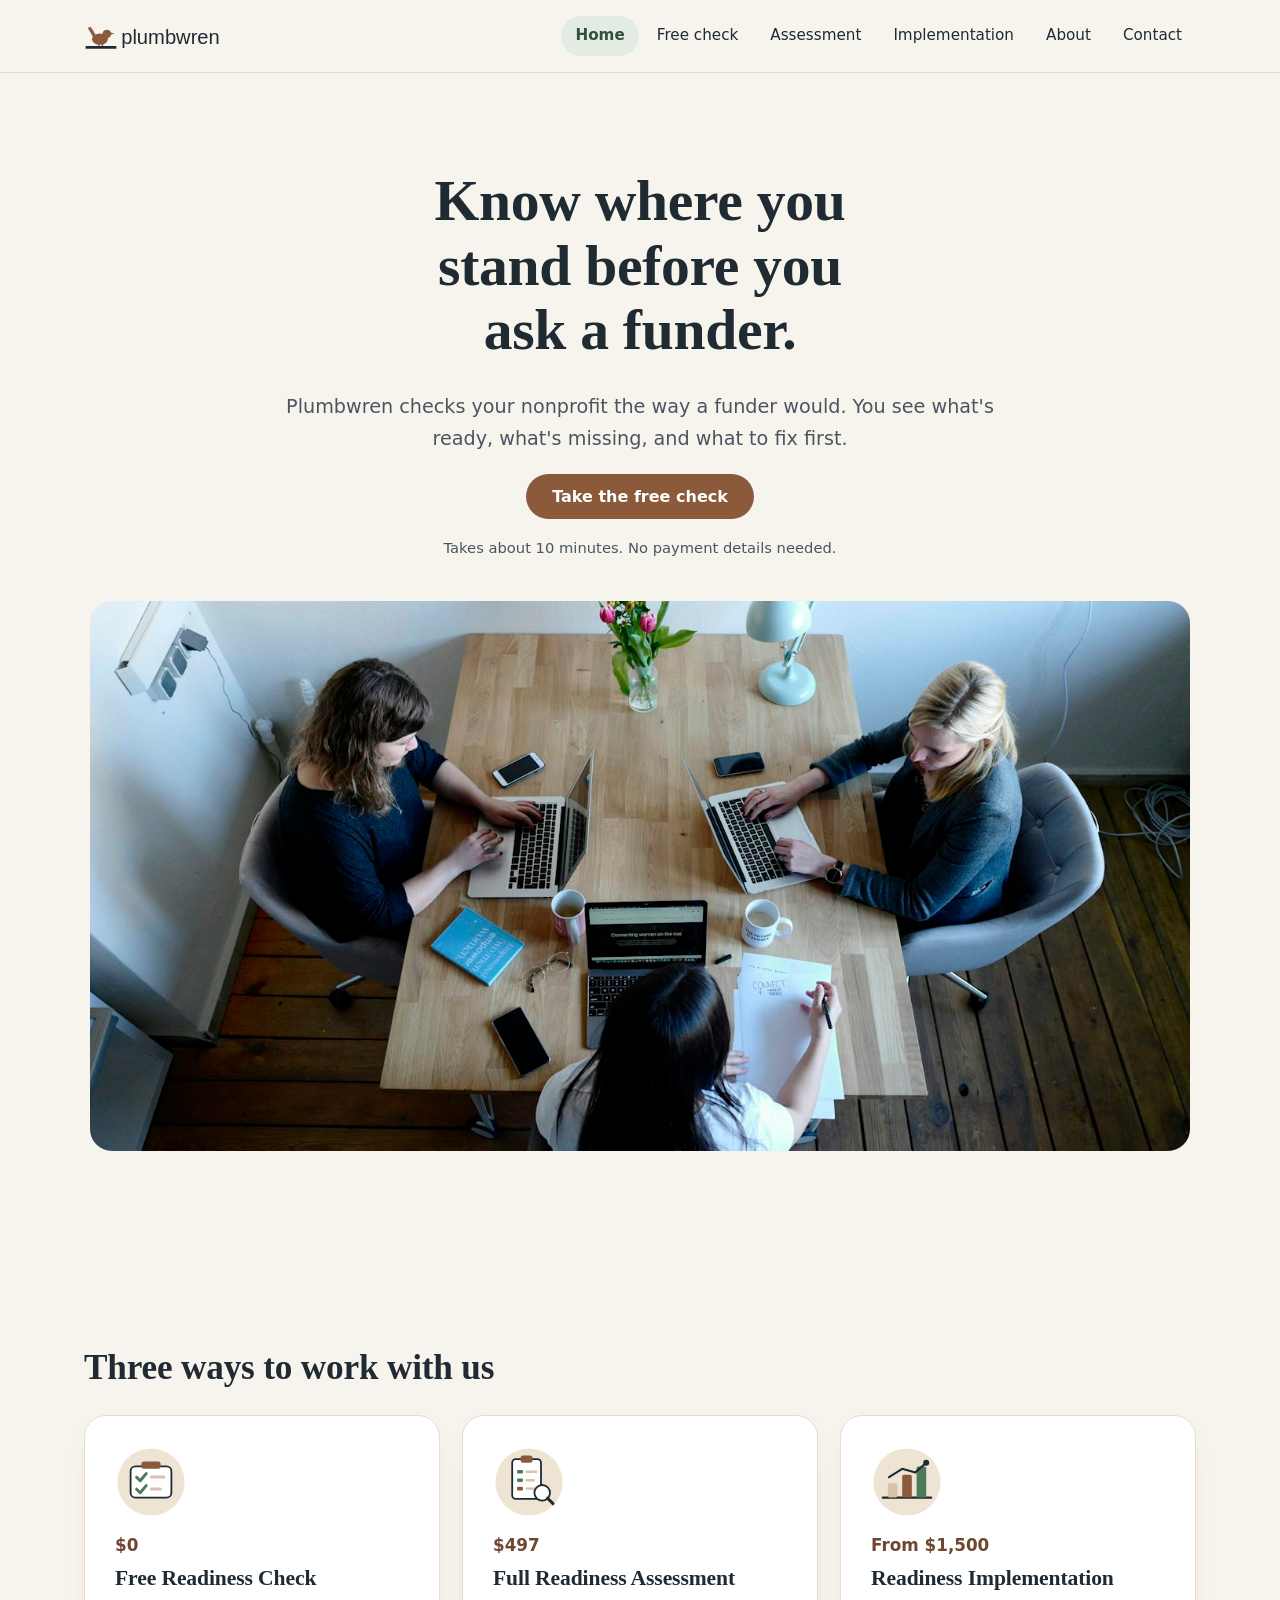
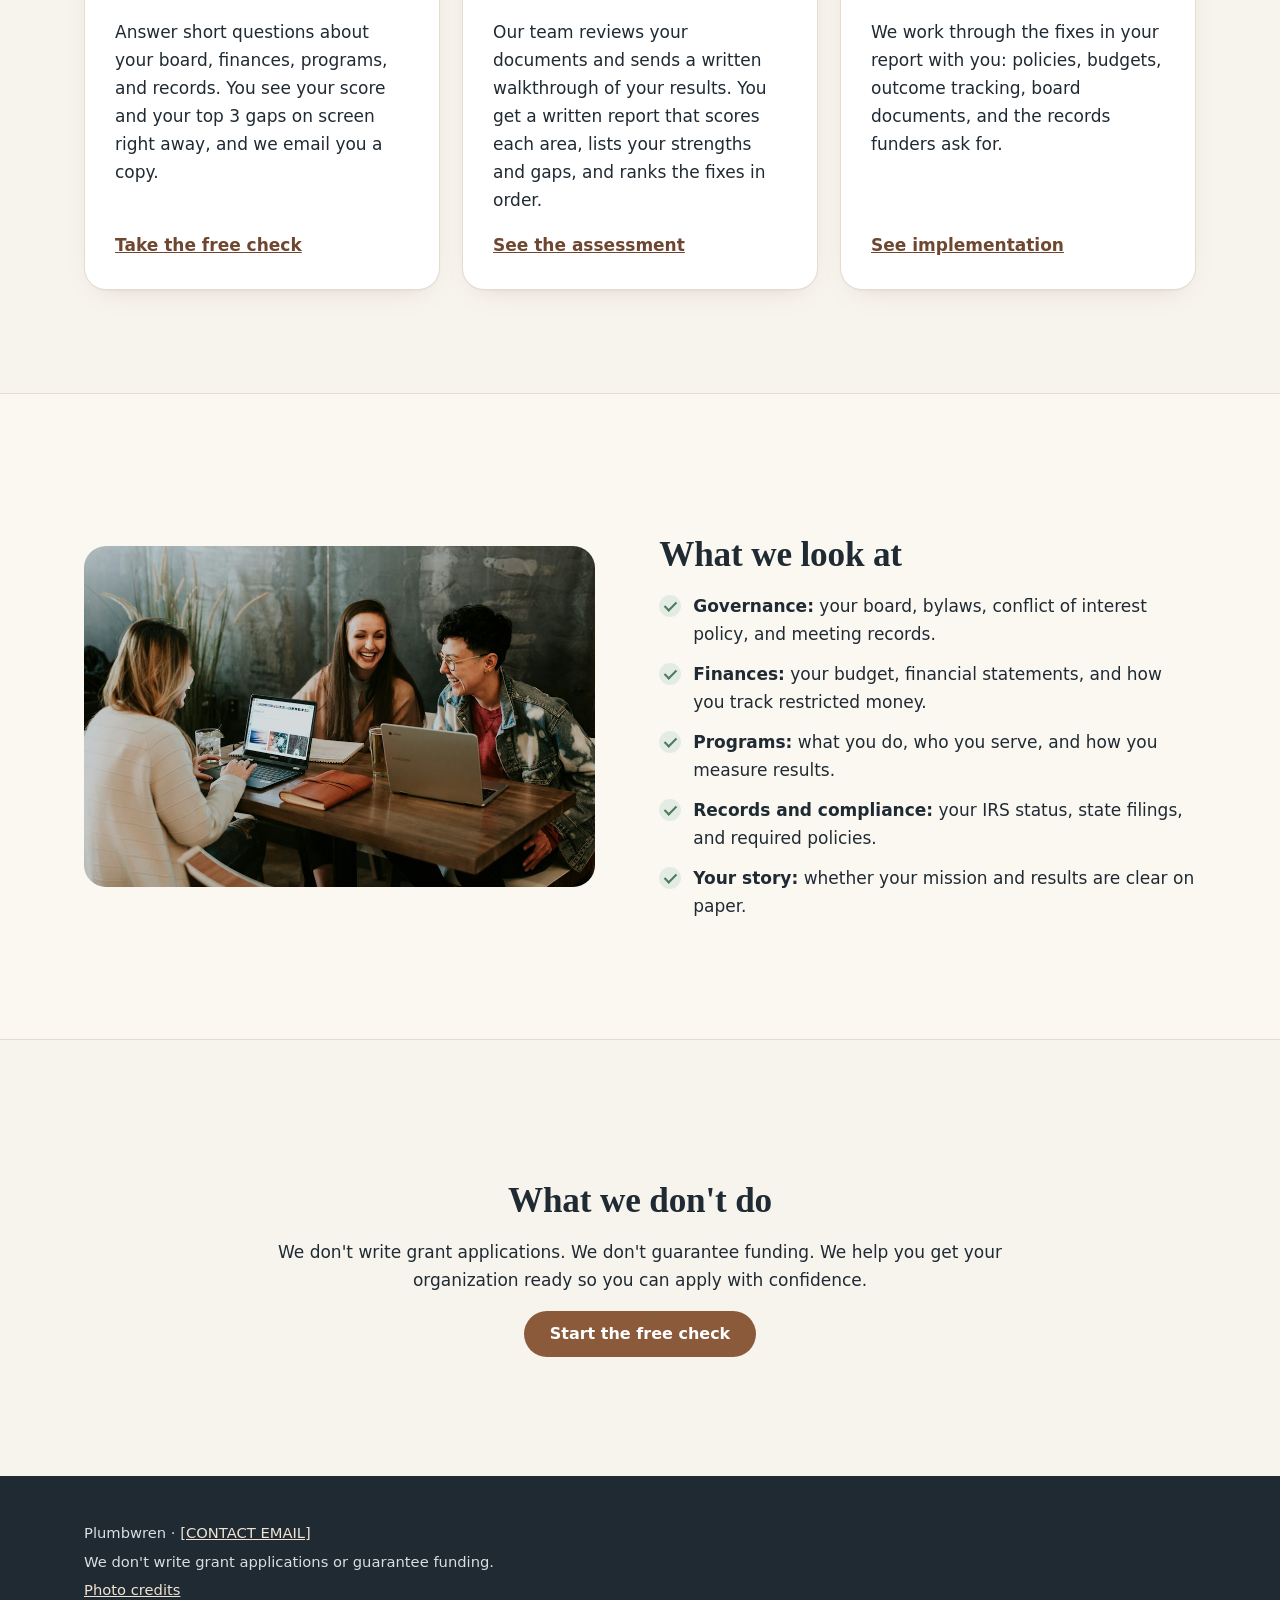
<file: index.html>
<!doctype html><html lang="en"><head><meta charset="utf-8"><meta name="viewport" content="width=device-width,initial-scale=1">
<title>Plumbwren | Know where you stand before you ask</title><meta name="description" content="Plumbwren checks your nonprofit the way a funder would. You see what&#x27;s ready, what&#x27;s missing, and what to fix first.">
<link rel="icon" href="favicon.svg" type="image/svg+xml"><link rel="icon" href="favicon-32.png" sizes="32x32"><link rel="apple-touch-icon" href="apple-touch-icon.png">
<link rel="stylesheet" href="style.css"></head><body>
<a class="skip" href="#main">Skip to content</a>
<header class="top"><div class="wrap bar"><a class="brand" href="index.html"><img src="logo-full.svg" alt="plumbwren" width="174" height="38"></a>
<nav aria-label="Main"><a href="index.html" aria-current="page">Home</a><a href="check.html">Free check</a><a href="assessment.html">Assessment</a><a href="implementation.html">Implementation</a><a href="about.html">About</a><a href="contact.html">Contact</a></nav></div></header>
<main id="main">
<section class="hero center"><div class="wrap"><h1>Know where you stand before you ask a funder.</h1>
<p class="lead">Plumbwren checks your nonprofit the way a funder would. You see what's ready, what's missing, and what to fix first.</p>
<p><a class="btn" href="check.html">Take the free check</a></p><p class="small">Takes about 10 minutes. No payment details needed.</p>
<figure class="heroimg"><img src="img/hero.jpg" width="1400" height="933" alt="Three women working together at a table with laptops and notebooks" fetchpriority="high"></figure></div></section>
<section><div class="wrap"><h2>Three ways to work with us</h2><div class="tiers">
<article class="card"><img class="icon" src="img/icon-starter.svg" alt="" width="72" height="72"><p class="price">$0</p><h3>Free Readiness Check</h3><p>Answer short questions about your board, finances, programs, and records. You see your score and your top 3 gaps on screen right away, and we email you a copy.</p><a class="link" href="check.html">Take the free check</a></article>
<article class="card"><img class="icon" src="img/icon-assessment.svg" alt="" width="72" height="72"><p class="price">$497</p><h3>Full Readiness Assessment</h3><p>Our team reviews your documents and sends a written walkthrough of your results. You get a written report that scores each area, lists your strengths and gaps, and ranks the fixes in order.</p><a class="link" href="assessment.html">See the assessment</a></article>
<article class="card"><img class="icon" src="img/icon-full.svg" alt="" width="72" height="72"><p class="price">From $1,500</p><h3>Readiness Implementation</h3><p>We work through the fixes in your report with you: policies, budgets, outcome tracking, board documents, and the records funders ask for.</p><a class="link" href="implementation.html">See implementation</a></article>
</div></div></section>
<section class="alt"><div class="wrap split"><figure class="photo"><img src="img/community-table.jpg" width="1000" height="667" loading="lazy" alt="Three people laughing together around a table"></figure><div><h2>What we look at</h2><ul class="checks">
<li><strong>Governance:</strong> your board, bylaws, conflict of interest policy, and meeting records.</li>
<li><strong>Finances:</strong> your budget, financial statements, and how you track restricted money.</li>
<li><strong>Programs:</strong> what you do, who you serve, and how you measure results.</li>
<li><strong>Records and compliance:</strong> your IRS status, state filings, and required policies.</li>
<li><strong>Your story:</strong> whether your mission and results are clear on paper.</li></ul></div></div></section>
<section class="center"><div class="wrap narrow"><h2>What we don't do</h2><p>We don't write grant applications. We don't guarantee funding. We help you get your organization ready so you can apply with confidence.</p>
<p><a class="btn" href="check.html">Start the free check</a></p></div></section></main>
<footer class="foot"><div class="wrap"><p>Plumbwren · <a href="contact.html">[CONTACT EMAIL]</a></p><p>We don't write grant applications or guarantee funding.</p><p><a href="credits.html">Photo credits</a></p></div></footer>
</body></html>
</file>
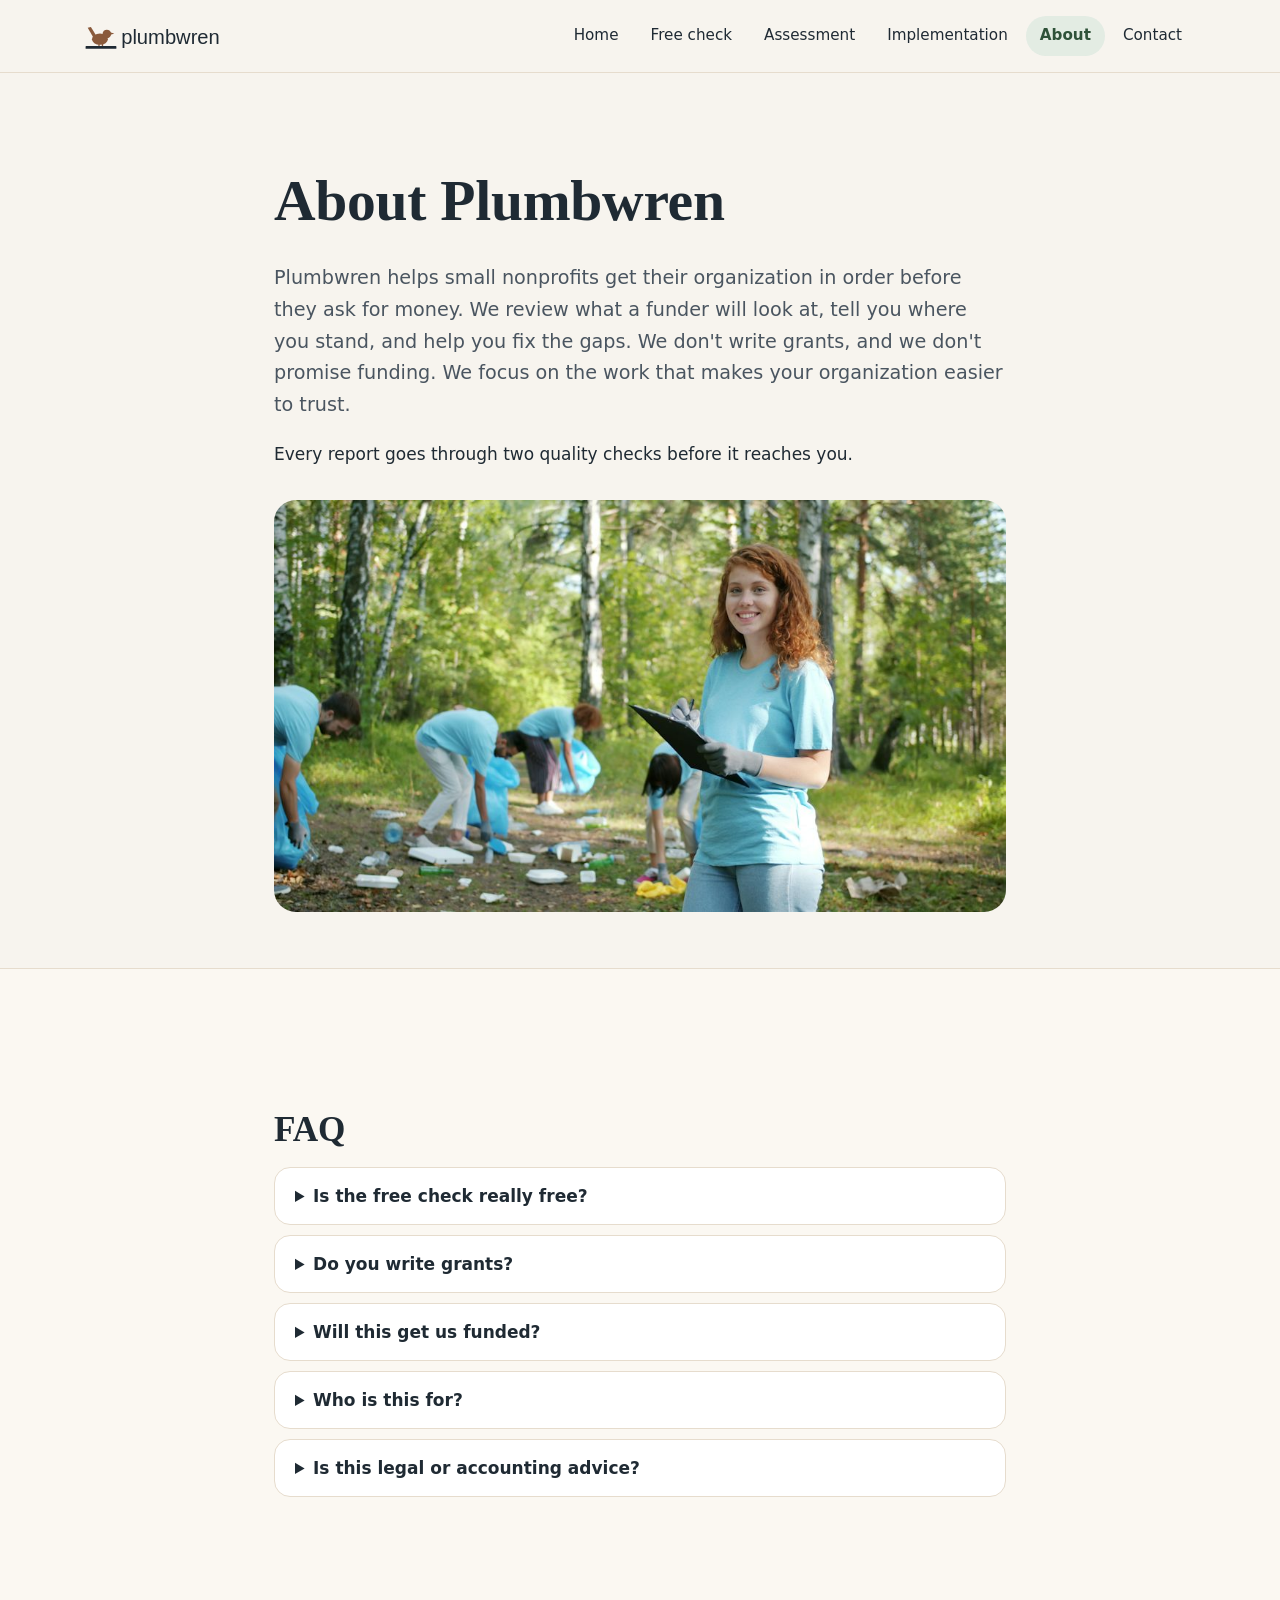
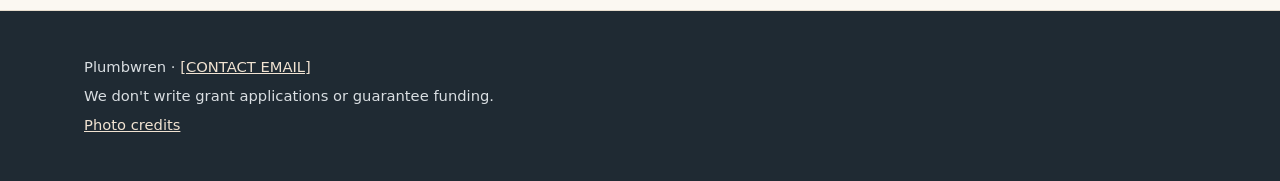
<file: about.html>
<!doctype html><html lang="en"><head><meta charset="utf-8"><meta name="viewport" content="width=device-width,initial-scale=1">
<title>About Plumbwren</title><meta name="description" content="Plumbwren helps small nonprofits get their organization in order before they ask for money.">
<link rel="icon" href="favicon.svg" type="image/svg+xml"><link rel="icon" href="favicon-32.png" sizes="32x32"><link rel="apple-touch-icon" href="apple-touch-icon.png">
<link rel="stylesheet" href="style.css"></head><body>
<a class="skip" href="#main">Skip to content</a>
<header class="top"><div class="wrap bar"><a class="brand" href="index.html"><img src="logo-full.svg" alt="plumbwren" width="174" height="38"></a>
<nav aria-label="Main"><a href="index.html">Home</a><a href="check.html">Free check</a><a href="assessment.html">Assessment</a><a href="implementation.html">Implementation</a><a href="about.html" aria-current="page">About</a><a href="contact.html">Contact</a></nav></div></header>
<main id="main">
<section class="hero"><div class="wrap narrow"><h1>About Plumbwren</h1>
<p class="lead">Plumbwren helps small nonprofits get their organization in order before they ask for money. We review what a funder will look at, tell you where you stand, and help you fix the gaps. We don't write grants, and we don't promise funding. We focus on the work that makes your organization easier to trust.</p><p>Every report goes through two quality checks before it reaches you.</p>
<figure class="photo wide"><img src="img/community-cleanup.jpg" width="1000" height="667" loading="lazy" alt="A woman with a clipboard leading a group of volunteers at a park cleanup"></figure></div></section>
<section class="alt" id="faq"><div class="wrap narrow"><h2>FAQ</h2>
<details><summary>Is the free check really free?</summary><p>Yes. You don't enter payment details.</p></details>
<details><summary>Do you write grants?</summary><p>No. We help you get ready to apply.</p></details>
<details><summary>Will this get us funded?</summary><p>We can't promise that. Funders decide. We help you fix what might stop them from saying yes.</p></details>
<details><summary>Who is this for?</summary><p>Small nonprofits, especially those with few or no paid staff.</p></details>
<details><summary>Is this legal or accounting advice?</summary><p>No. For legal or tax questions, talk to a licensed attorney or CPA.</p></details>
</div></section></main>
<footer class="foot"><div class="wrap"><p>Plumbwren · <a href="contact.html">[CONTACT EMAIL]</a></p><p>We don't write grant applications or guarantee funding.</p><p><a href="credits.html">Photo credits</a></p></div></footer>
</body></html>
</file>
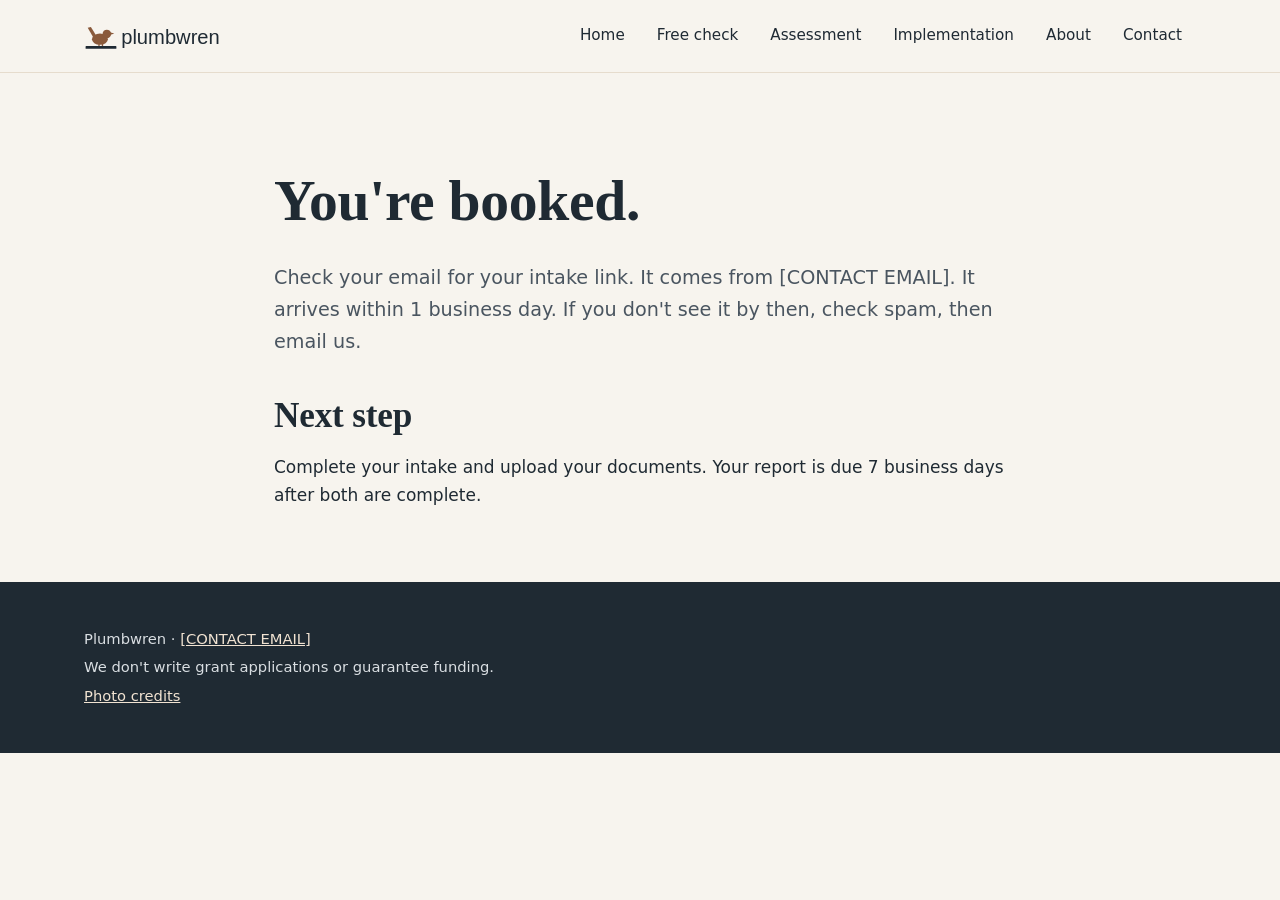
<file: assessment-booked.html>
<!doctype html><html lang="en"><head><meta charset="utf-8"><meta name="viewport" content="width=device-width,initial-scale=1">
<title>You&#x27;re booked | Plumbwren</title><meta name="description" content="Your Full Readiness Assessment is booked.">
<link rel="icon" href="favicon.svg" type="image/svg+xml"><link rel="icon" href="favicon-32.png" sizes="32x32"><link rel="apple-touch-icon" href="apple-touch-icon.png">
<link rel="stylesheet" href="style.css"></head><body>
<a class="skip" href="#main">Skip to content</a>
<header class="top"><div class="wrap bar"><a class="brand" href="index.html"><img src="logo-full.svg" alt="plumbwren" width="174" height="38"></a>
<nav aria-label="Main"><a href="index.html">Home</a><a href="check.html">Free check</a><a href="assessment.html">Assessment</a><a href="implementation.html">Implementation</a><a href="about.html">About</a><a href="contact.html">Contact</a></nav></div></header>
<main id="main">
<section class="hero"><div class="wrap narrow"><h1>You're booked.</h1>
<p class="lead">Check your email for your intake link. It comes from [CONTACT EMAIL]. It arrives within 1 business day. If you don't see it by then, check spam, then email us.</p>
<h2>Next step</h2><p>Complete your intake and upload your documents. Your report is due 7 business days after both are complete.</p></div></section></main>
<footer class="foot"><div class="wrap"><p>Plumbwren · <a href="contact.html">[CONTACT EMAIL]</a></p><p>We don't write grant applications or guarantee funding.</p><p><a href="credits.html">Photo credits</a></p></div></footer>
</body></html>
</file>
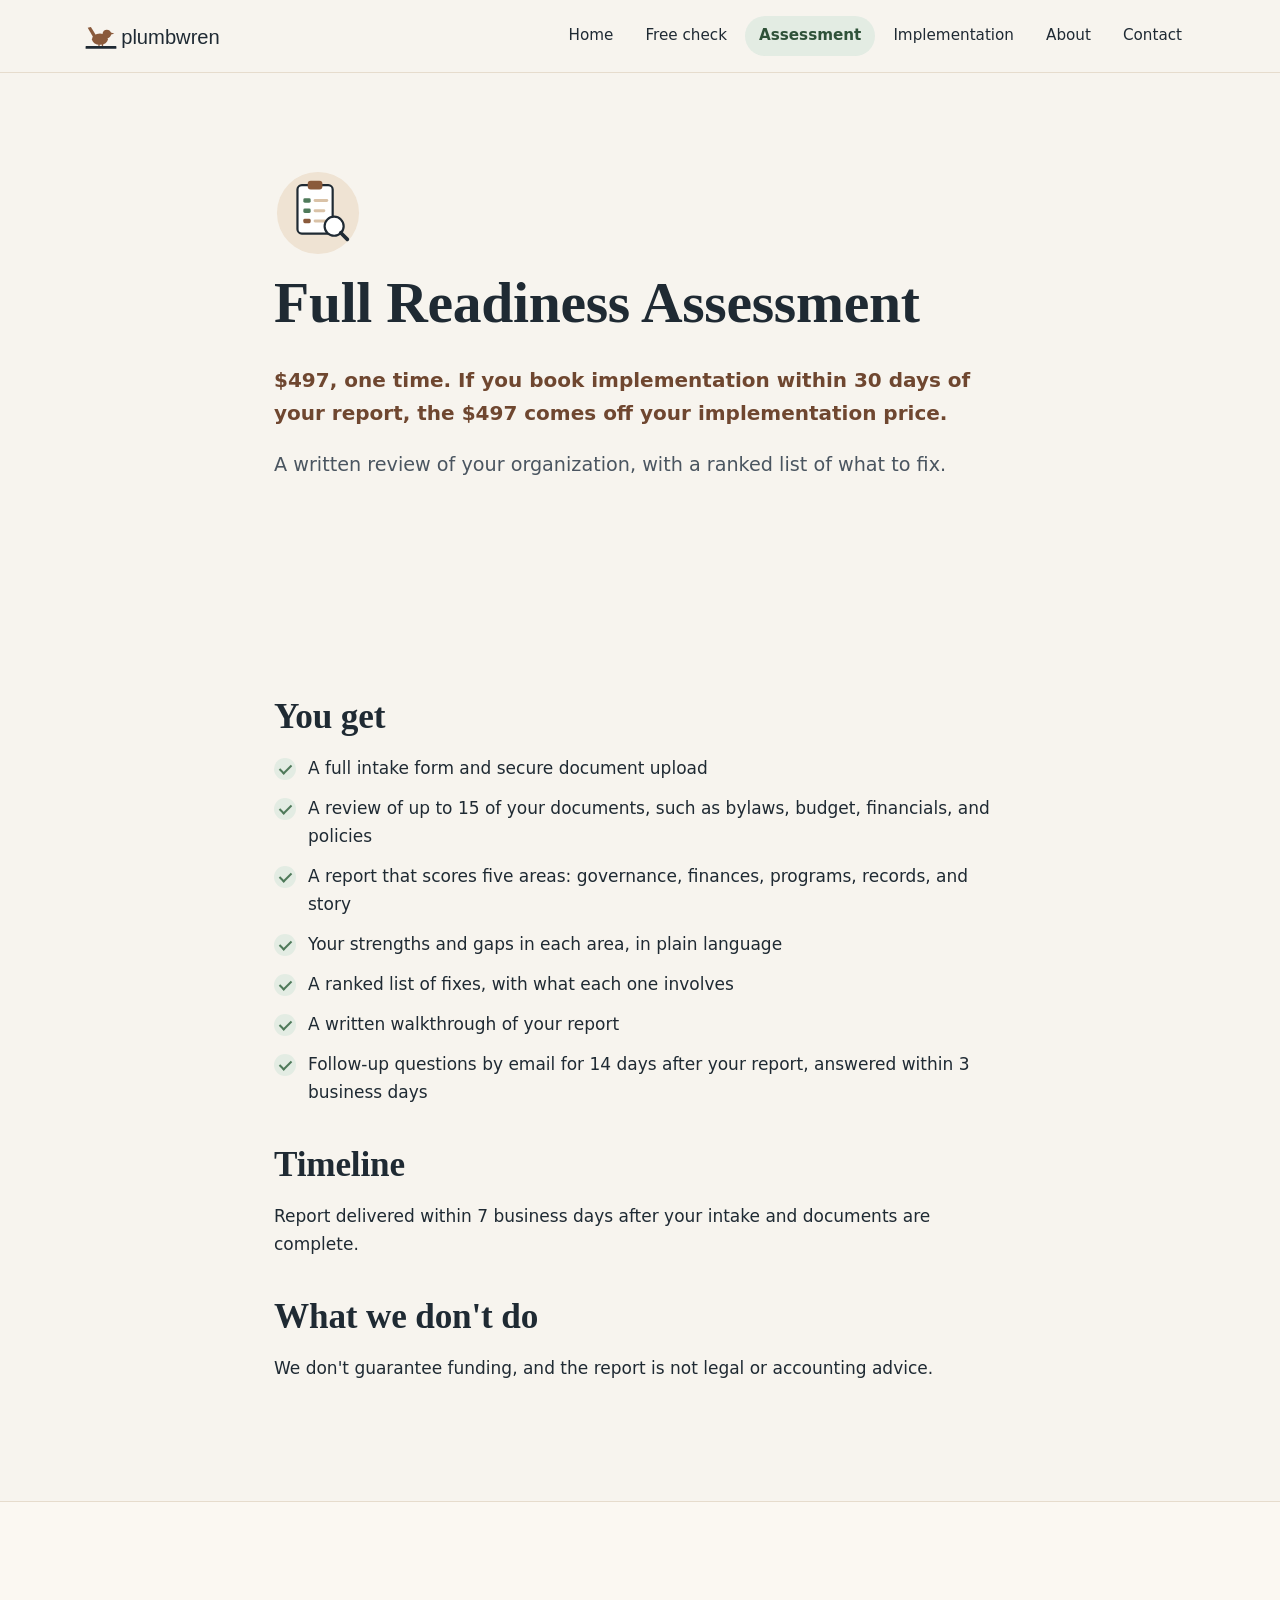
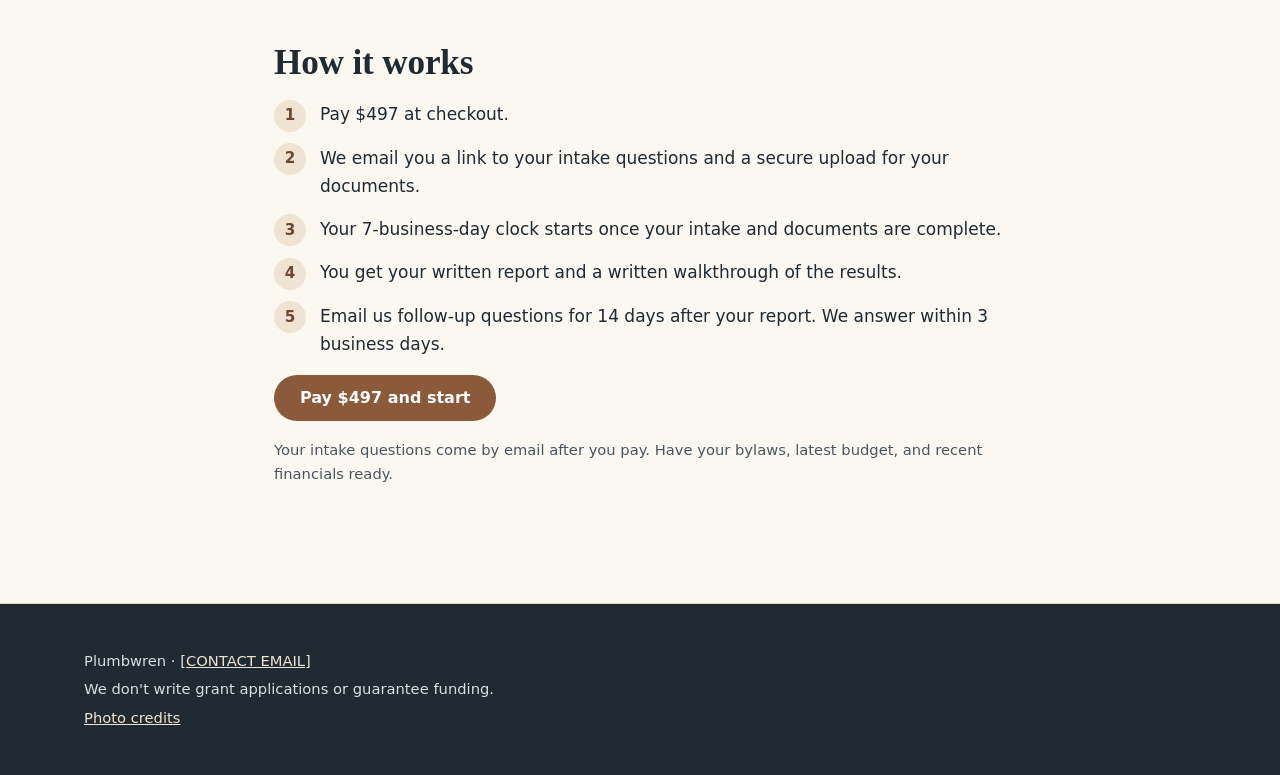
<file: assessment.html>
<!doctype html><html lang="en"><head><meta charset="utf-8"><meta name="viewport" content="width=device-width,initial-scale=1">
<title>Full Readiness Assessment | Plumbwren</title><meta name="description" content="A written review of your organization, with a ranked list of what to fix.">
<link rel="icon" href="favicon.svg" type="image/svg+xml"><link rel="icon" href="favicon-32.png" sizes="32x32"><link rel="apple-touch-icon" href="apple-touch-icon.png">
<link rel="stylesheet" href="style.css"></head><body>
<a class="skip" href="#main">Skip to content</a>
<header class="top"><div class="wrap bar"><a class="brand" href="index.html"><img src="logo-full.svg" alt="plumbwren" width="174" height="38"></a>
<nav aria-label="Main"><a href="index.html">Home</a><a href="check.html">Free check</a><a href="assessment.html" aria-current="page">Assessment</a><a href="implementation.html">Implementation</a><a href="about.html">About</a><a href="contact.html">Contact</a></nav></div></header>
<main id="main">
<section class="hero"><div class="wrap narrow"><img class="icon" src="img/icon-assessment.svg" alt="" width="88" height="88"><h1>Full Readiness Assessment</h1><p class="price big">$497, one time. If you book implementation within 30 days of your report, the $497 comes off your implementation price.</p>
<p class="lead">A written review of your organization, with a ranked list of what to fix.</p></div></section>
<section><div class="wrap narrow"><h2>You get</h2><ul class="checks">
<li>A full intake form and secure document upload</li><li>A review of up to 15 of your documents, such as bylaws, budget, financials, and policies</li>
<li>A report that scores five areas: governance, finances, programs, records, and story</li><li>Your strengths and gaps in each area, in plain language</li>
<li>A ranked list of fixes, with what each one involves</li><li>A written walkthrough of your report</li><li>Follow-up questions by email for 14 days after your report, answered within 3 business days</li></ul>
<h2>Timeline</h2><p>Report delivered within 7 business days after your intake and documents are complete.</p>
<h2>What we don't do</h2><p>We don't guarantee funding, and the report is not legal or accounting advice.</p>
</div></section>
<section class="alt"><div class="wrap narrow"><h2>How it works</h2><ol class="steps">
<li>Pay $497 at checkout.</li><li>We email you a link to your intake questions and a secure upload for your documents.</li>
<li>Your 7-business-day clock starts once your intake and documents are complete.</li><li>You get your written report and a written walkthrough of the results.</li>
<li>Email us follow-up questions for 14 days after your report. We answer within 3 business days.</li></ol>
<p><a class="btn" href="assessment-booked.html">Pay $497 and start</a></p>
<p class="small">Your intake questions come by email after you pay. Have your bylaws, latest budget, and recent financials ready.</p></div></section></main>
<footer class="foot"><div class="wrap"><p>Plumbwren · <a href="contact.html">[CONTACT EMAIL]</a></p><p>We don't write grant applications or guarantee funding.</p><p><a href="credits.html">Photo credits</a></p></div></footer>
</body></html>
</file>
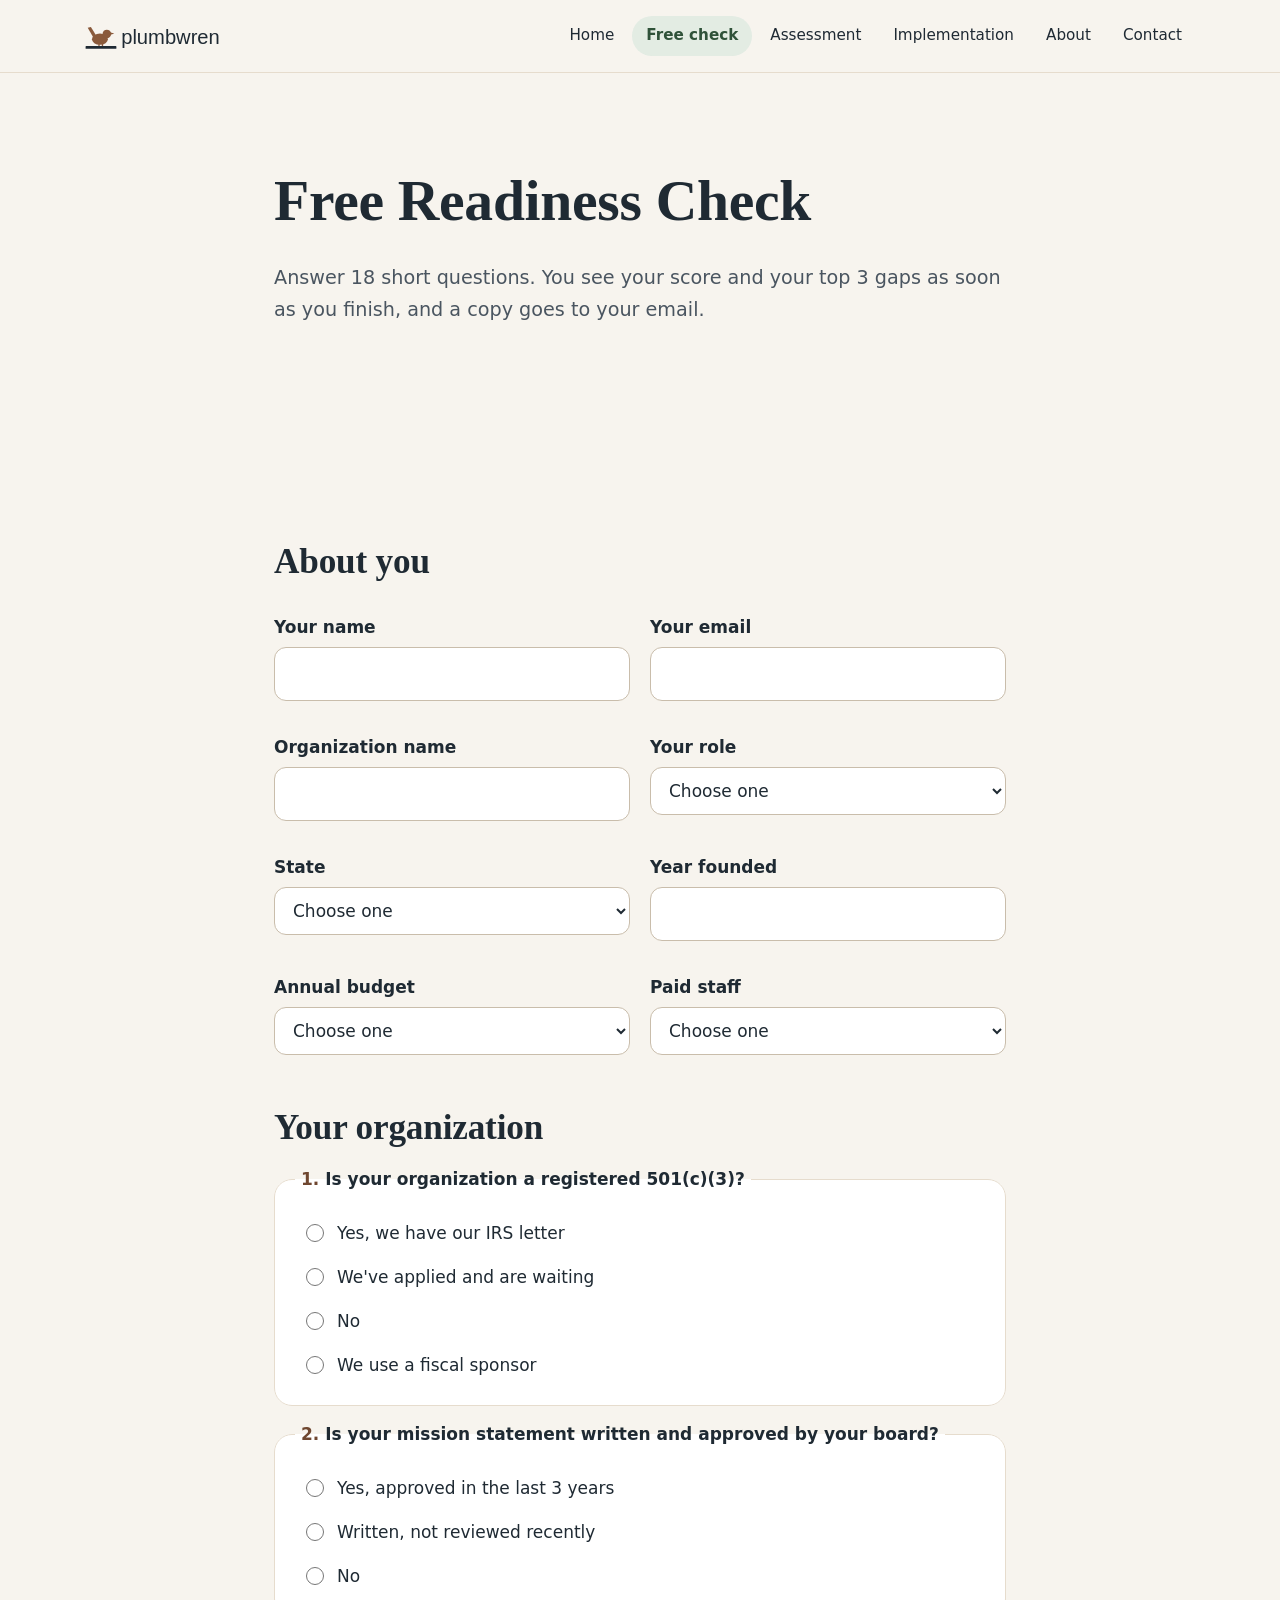
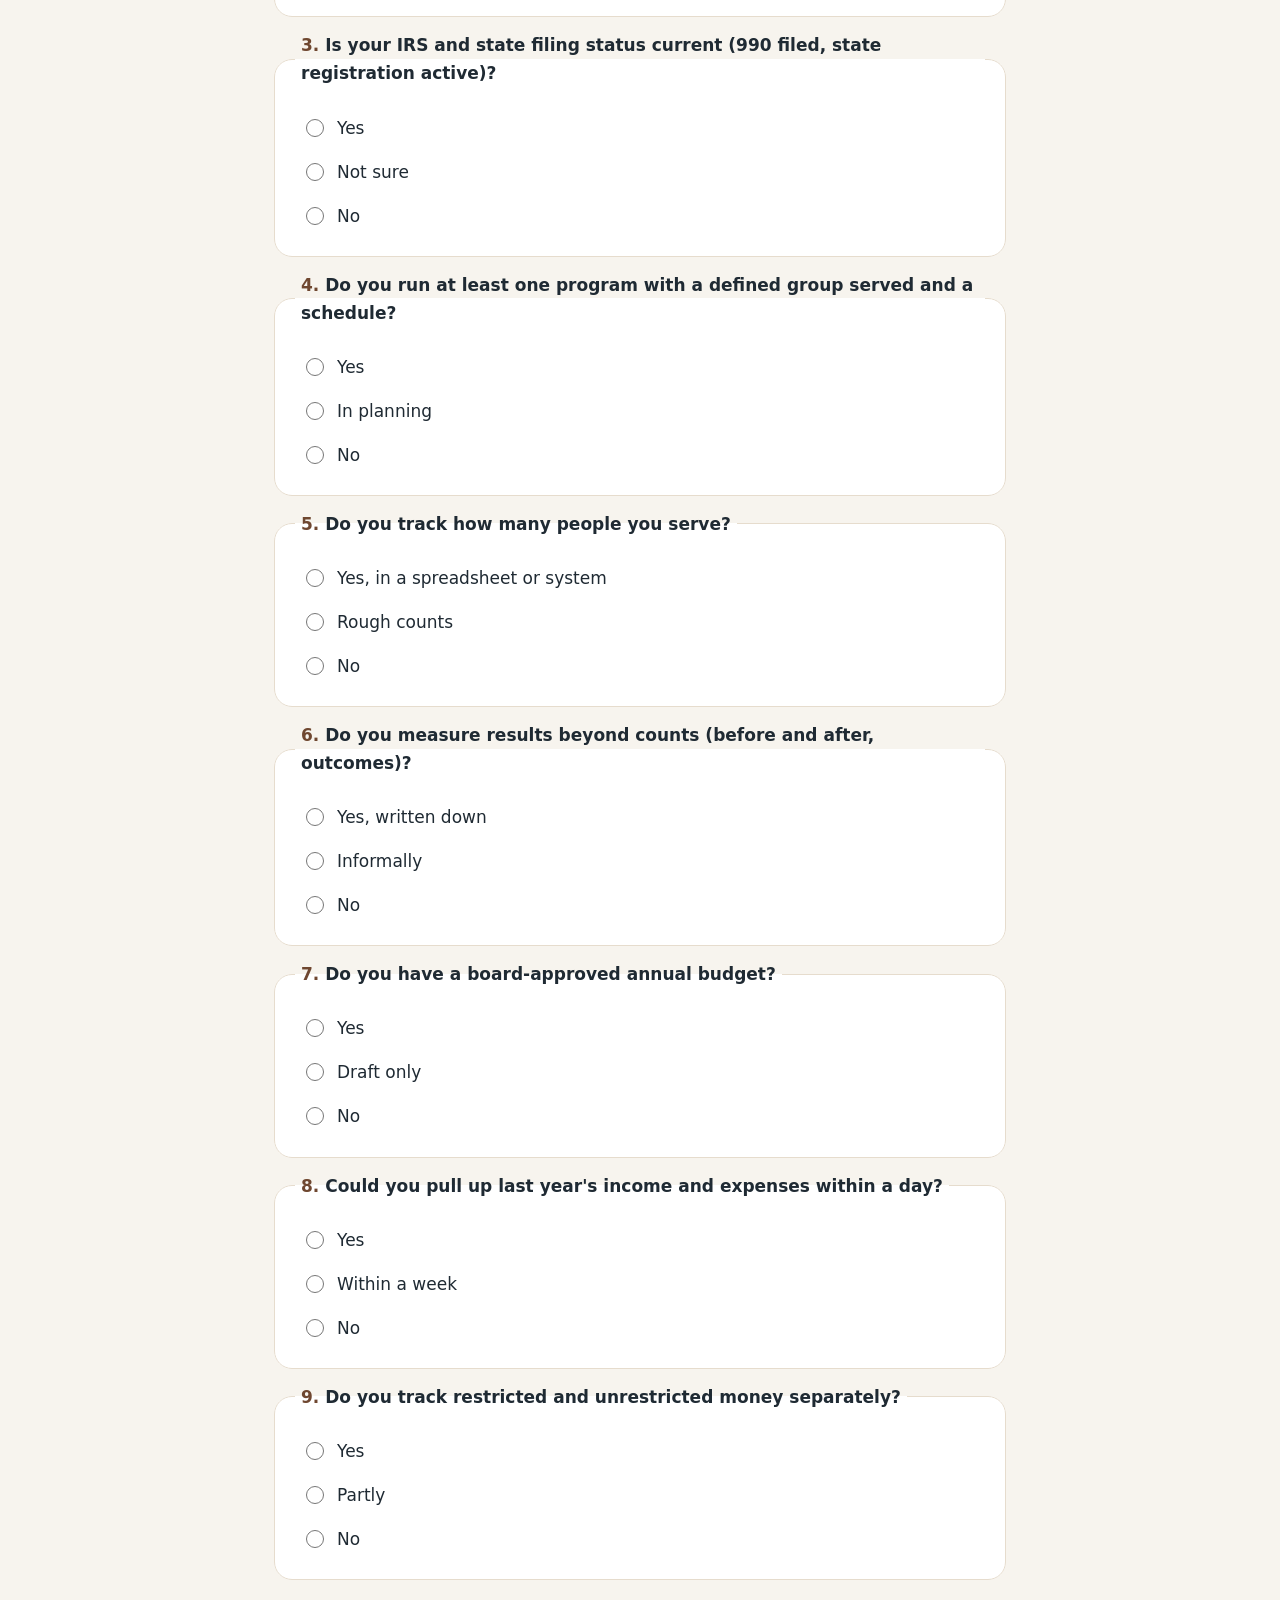
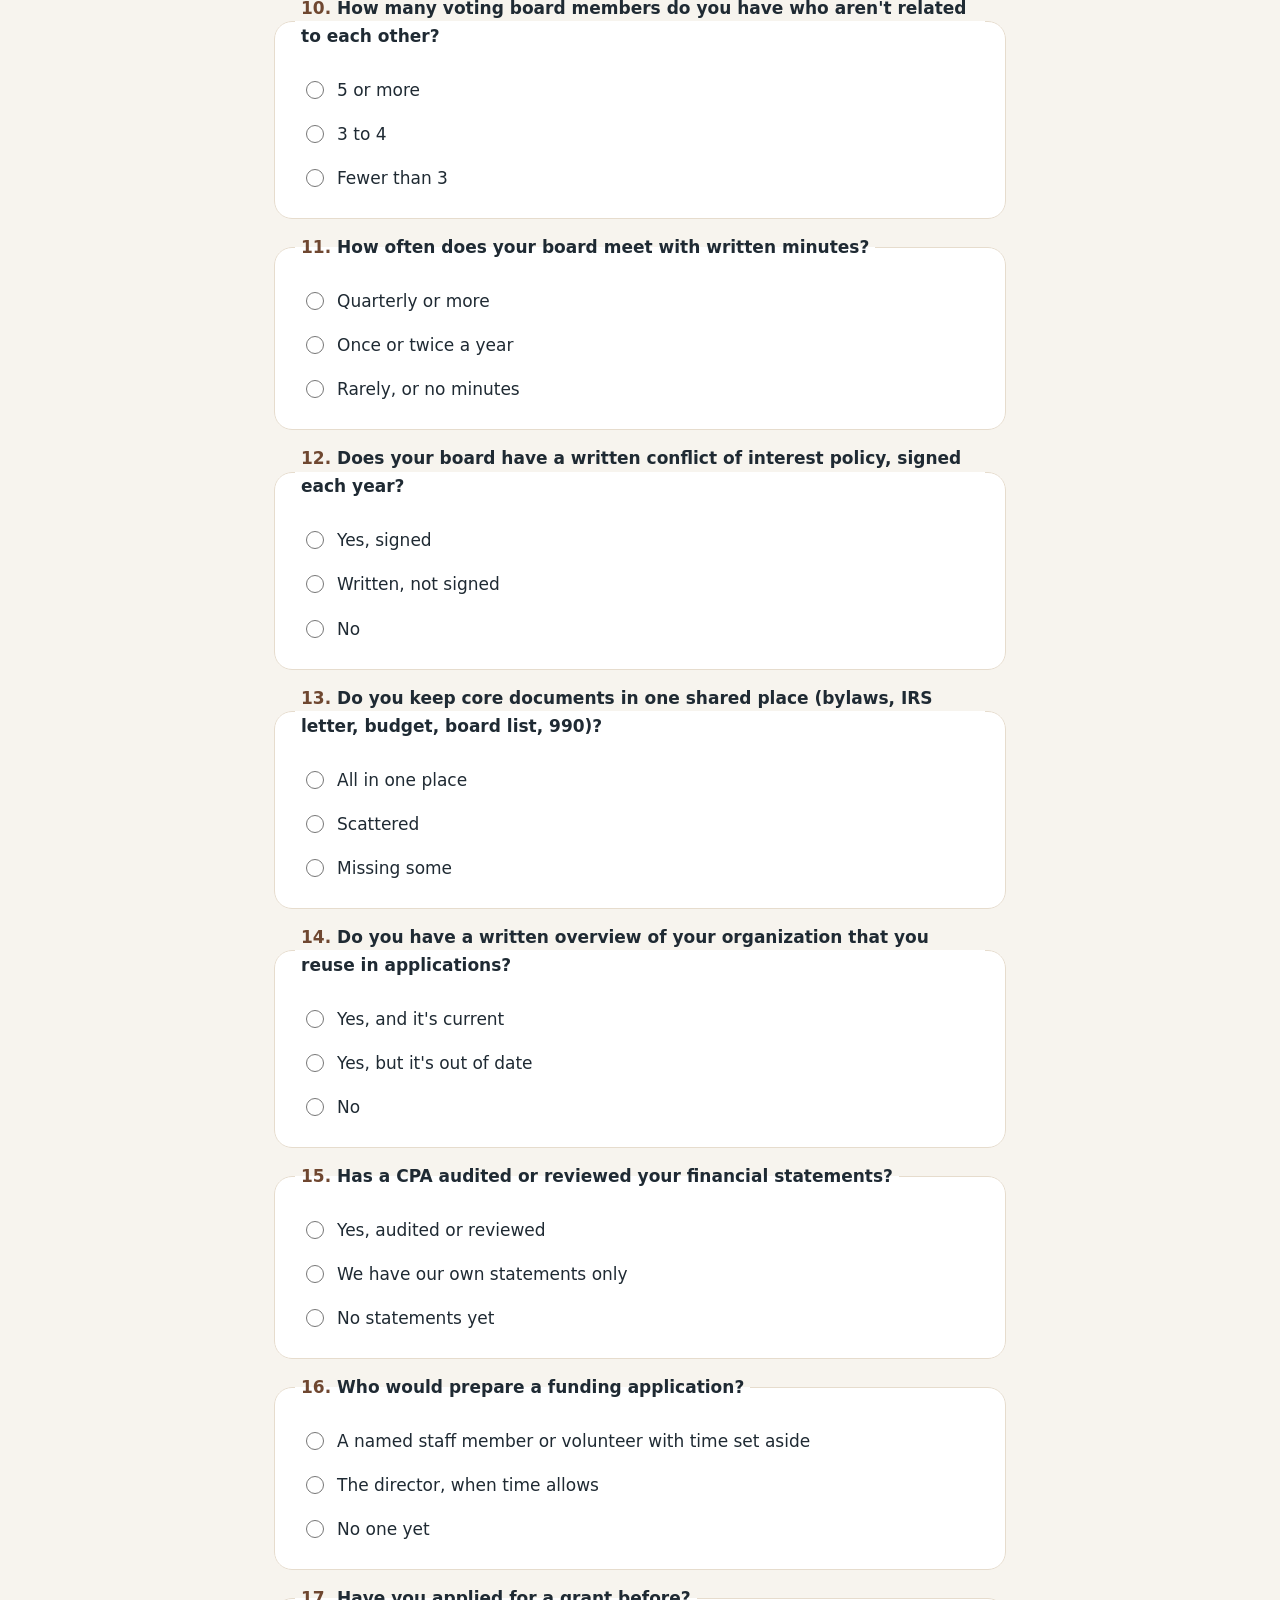
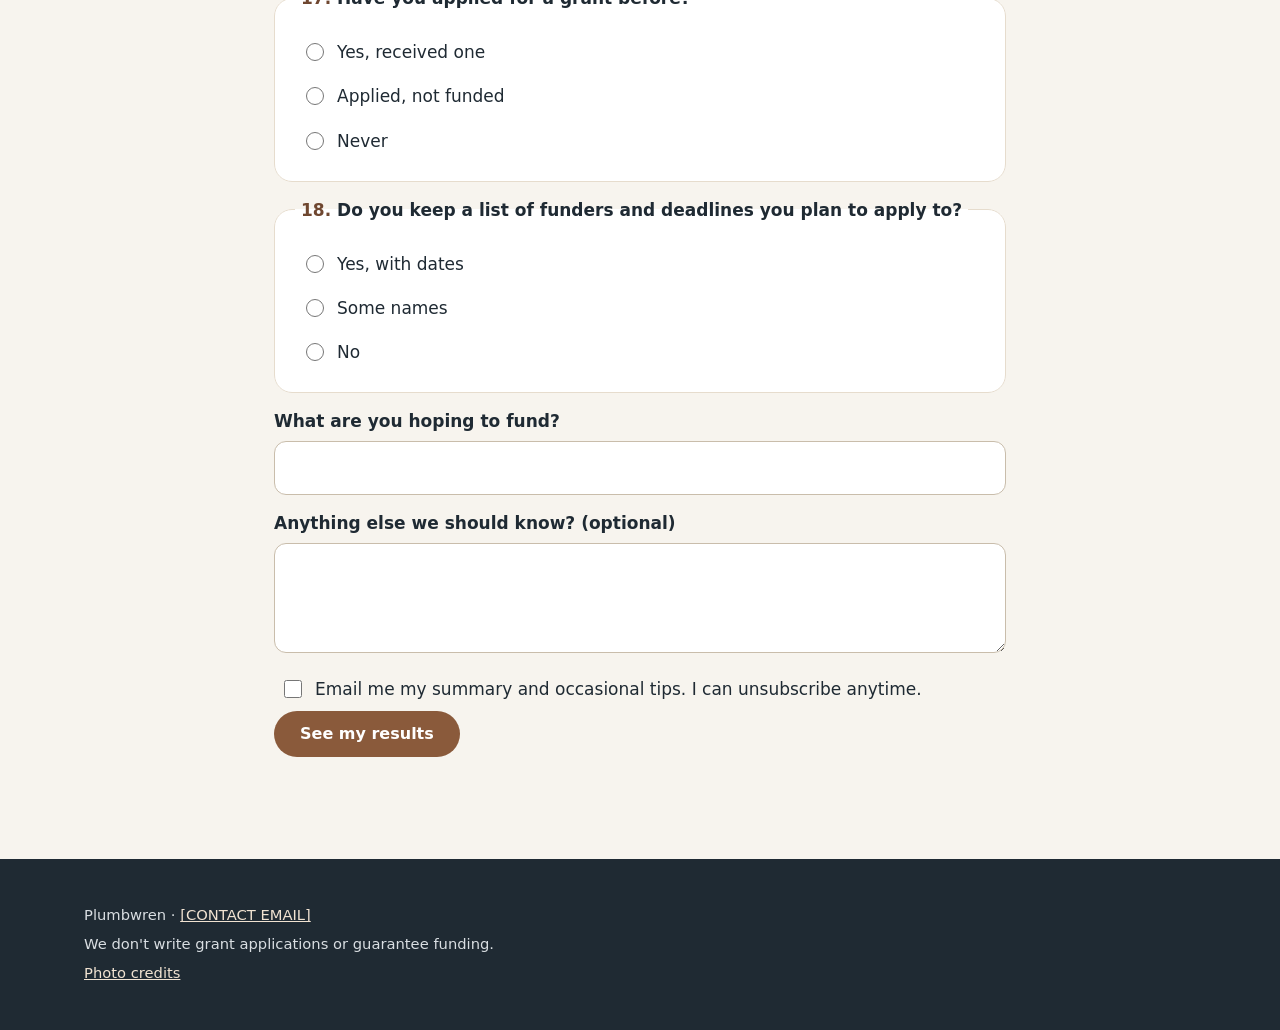
<file: check.html>
<!doctype html><html lang="en"><head><meta charset="utf-8"><meta name="viewport" content="width=device-width,initial-scale=1">
<title>Free Readiness Check | Plumbwren</title><meta name="description" content="Answer 18 short questions and see your score and top 3 gaps right away.">
<link rel="icon" href="favicon.svg" type="image/svg+xml"><link rel="icon" href="favicon-32.png" sizes="32x32"><link rel="apple-touch-icon" href="apple-touch-icon.png">
<link rel="stylesheet" href="style.css"></head><body>
<a class="skip" href="#main">Skip to content</a>
<header class="top"><div class="wrap bar"><a class="brand" href="index.html"><img src="logo-full.svg" alt="plumbwren" width="174" height="38"></a>
<nav aria-label="Main"><a href="index.html">Home</a><a href="check.html" aria-current="page">Free check</a><a href="assessment.html">Assessment</a><a href="implementation.html">Implementation</a><a href="about.html">About</a><a href="contact.html">Contact</a></nav></div></header>
<main id="main"><section class="hero"><div class="wrap narrow"><h1>Free Readiness Check</h1><p class="lead">Answer 18 short questions. You see your score and your top 3 gaps as soon as you finish, and a copy goes to your email.</p></div></section>
<section><div class="wrap narrow"><form id="check" novalidate>
<h2>About you</h2><div class="grid">
<label class="fld">Your name<input name="name" autocomplete="name" required></label>
<label class="fld">Your email<input name="email" type="email" autocomplete="email" required></label>
<label class="fld">Organization name<input name="org" autocomplete="organization" required></label>
<label class="fld">Your role<select name="role"><option value="">Choose one</option><option>Founder</option><option>Executive Director</option><option>Board member</option><option>Staff</option><option>Other</option></select></label>
<label class="fld">State<select name="state"><option value="">Choose one</option><option>AL</option><option>AK</option><option>AZ</option><option>AR</option><option>CA</option><option>CO</option><option>CT</option><option>DE</option><option>DC</option><option>FL</option><option>GA</option><option>HI</option><option>ID</option><option>IL</option><option>IN</option><option>IA</option><option>KS</option><option>KY</option><option>LA</option><option>ME</option><option>MD</option><option>MA</option><option>MI</option><option>MN</option><option>MS</option><option>MO</option><option>MT</option><option>NE</option><option>NV</option><option>NH</option><option>NJ</option><option>NM</option><option>NY</option><option>NC</option><option>ND</option><option>OH</option><option>OK</option><option>OR</option><option>PA</option><option>PR</option><option>RI</option><option>SC</option><option>SD</option><option>TN</option><option>TX</option><option>UT</option><option>VT</option><option>VA</option><option>WA</option><option>WV</option><option>WI</option><option>WY</option></select></label>
<label class="fld">Year founded<input name="founded" inputmode="numeric" pattern="[0-9]{4}" maxlength="4"></label>
<label class="fld">Annual budget<select name="budget"><option value="">Choose one</option><option>Under $50K</option><option>$50K to $250K</option><option>$250K to $1M</option><option>Over $1M</option></select></label>
<label class="fld">Paid staff<select name="staff"><option value="">Choose one</option><option>None</option><option>1 to 5</option><option>6 to 20</option><option>More than 20</option></select></label>
</div>
<h2>Your organization</h2><fieldset class="q"><legend><span class="qn">1.</span> Is your organization a registered 501(c)(3)?</legend><label class="opt"><input type="radio" name="q1" value="0" required> <span>Yes, we have our IRS letter</span></label><label class="opt"><input type="radio" name="q1" value="1" required> <span>We&#x27;ve applied and are waiting</span></label><label class="opt"><input type="radio" name="q1" value="2" required> <span>No</span></label><label class="opt"><input type="radio" name="q1" value="3" required> <span>We use a fiscal sponsor</span></label></fieldset><fieldset class="q"><legend><span class="qn">2.</span> Is your mission statement written and approved by your board?</legend><label class="opt"><input type="radio" name="q2" value="0" required> <span>Yes, approved in the last 3 years</span></label><label class="opt"><input type="radio" name="q2" value="1" required> <span>Written, not reviewed recently</span></label><label class="opt"><input type="radio" name="q2" value="2" required> <span>No</span></label></fieldset><fieldset class="q"><legend><span class="qn">3.</span> Is your IRS and state filing status current (990 filed, state registration active)?</legend><label class="opt"><input type="radio" name="q3" value="0" required> <span>Yes</span></label><label class="opt"><input type="radio" name="q3" value="1" required> <span>Not sure</span></label><label class="opt"><input type="radio" name="q3" value="2" required> <span>No</span></label></fieldset><fieldset class="q"><legend><span class="qn">4.</span> Do you run at least one program with a defined group served and a schedule?</legend><label class="opt"><input type="radio" name="q4" value="0" required> <span>Yes</span></label><label class="opt"><input type="radio" name="q4" value="1" required> <span>In planning</span></label><label class="opt"><input type="radio" name="q4" value="2" required> <span>No</span></label></fieldset><fieldset class="q"><legend><span class="qn">5.</span> Do you track how many people you serve?</legend><label class="opt"><input type="radio" name="q5" value="0" required> <span>Yes, in a spreadsheet or system</span></label><label class="opt"><input type="radio" name="q5" value="1" required> <span>Rough counts</span></label><label class="opt"><input type="radio" name="q5" value="2" required> <span>No</span></label></fieldset><fieldset class="q"><legend><span class="qn">6.</span> Do you measure results beyond counts (before and after, outcomes)?</legend><label class="opt"><input type="radio" name="q6" value="0" required> <span>Yes, written down</span></label><label class="opt"><input type="radio" name="q6" value="1" required> <span>Informally</span></label><label class="opt"><input type="radio" name="q6" value="2" required> <span>No</span></label></fieldset><fieldset class="q"><legend><span class="qn">7.</span> Do you have a board-approved annual budget?</legend><label class="opt"><input type="radio" name="q7" value="0" required> <span>Yes</span></label><label class="opt"><input type="radio" name="q7" value="1" required> <span>Draft only</span></label><label class="opt"><input type="radio" name="q7" value="2" required> <span>No</span></label></fieldset><fieldset class="q"><legend><span class="qn">8.</span> Could you pull up last year&#x27;s income and expenses within a day?</legend><label class="opt"><input type="radio" name="q8" value="0" required> <span>Yes</span></label><label class="opt"><input type="radio" name="q8" value="1" required> <span>Within a week</span></label><label class="opt"><input type="radio" name="q8" value="2" required> <span>No</span></label></fieldset><fieldset class="q"><legend><span class="qn">9.</span> Do you track restricted and unrestricted money separately?</legend><label class="opt"><input type="radio" name="q9" value="0" required> <span>Yes</span></label><label class="opt"><input type="radio" name="q9" value="1" required> <span>Partly</span></label><label class="opt"><input type="radio" name="q9" value="2" required> <span>No</span></label></fieldset><fieldset class="q"><legend><span class="qn">10.</span> How many voting board members do you have who aren&#x27;t related to each other?</legend><label class="opt"><input type="radio" name="q10" value="0" required> <span>5 or more</span></label><label class="opt"><input type="radio" name="q10" value="1" required> <span>3 to 4</span></label><label class="opt"><input type="radio" name="q10" value="2" required> <span>Fewer than 3</span></label></fieldset><fieldset class="q"><legend><span class="qn">11.</span> How often does your board meet with written minutes?</legend><label class="opt"><input type="radio" name="q11" value="0" required> <span>Quarterly or more</span></label><label class="opt"><input type="radio" name="q11" value="1" required> <span>Once or twice a year</span></label><label class="opt"><input type="radio" name="q11" value="2" required> <span>Rarely, or no minutes</span></label></fieldset><fieldset class="q"><legend><span class="qn">12.</span> Does your board have a written conflict of interest policy, signed each year?</legend><label class="opt"><input type="radio" name="q12" value="0" required> <span>Yes, signed</span></label><label class="opt"><input type="radio" name="q12" value="1" required> <span>Written, not signed</span></label><label class="opt"><input type="radio" name="q12" value="2" required> <span>No</span></label></fieldset><fieldset class="q"><legend><span class="qn">13.</span> Do you keep core documents in one shared place (bylaws, IRS letter, budget, board list, 990)?</legend><label class="opt"><input type="radio" name="q13" value="0" required> <span>All in one place</span></label><label class="opt"><input type="radio" name="q13" value="1" required> <span>Scattered</span></label><label class="opt"><input type="radio" name="q13" value="2" required> <span>Missing some</span></label></fieldset><fieldset class="q"><legend><span class="qn">14.</span> Do you have a written overview of your organization that you reuse in applications?</legend><label class="opt"><input type="radio" name="q14" value="0" required> <span>Yes, and it&#x27;s current</span></label><label class="opt"><input type="radio" name="q14" value="1" required> <span>Yes, but it&#x27;s out of date</span></label><label class="opt"><input type="radio" name="q14" value="2" required> <span>No</span></label></fieldset><fieldset class="q"><legend><span class="qn">15.</span> Has a CPA audited or reviewed your financial statements?</legend><label class="opt"><input type="radio" name="q15" value="0" required> <span>Yes, audited or reviewed</span></label><label class="opt"><input type="radio" name="q15" value="1" required> <span>We have our own statements only</span></label><label class="opt"><input type="radio" name="q15" value="2" required> <span>No statements yet</span></label></fieldset><fieldset class="q"><legend><span class="qn">16.</span> Who would prepare a funding application?</legend><label class="opt"><input type="radio" name="q16" value="0" required> <span>A named staff member or volunteer with time set aside</span></label><label class="opt"><input type="radio" name="q16" value="1" required> <span>The director, when time allows</span></label><label class="opt"><input type="radio" name="q16" value="2" required> <span>No one yet</span></label></fieldset><fieldset class="q"><legend><span class="qn">17.</span> Have you applied for a grant before?</legend><label class="opt"><input type="radio" name="q17" value="0" required> <span>Yes, received one</span></label><label class="opt"><input type="radio" name="q17" value="1" required> <span>Applied, not funded</span></label><label class="opt"><input type="radio" name="q17" value="2" required> <span>Never</span></label></fieldset><fieldset class="q"><legend><span class="qn">18.</span> Do you keep a list of funders and deadlines you plan to apply to?</legend><label class="opt"><input type="radio" name="q18" value="0" required> <span>Yes, with dates</span></label><label class="opt"><input type="radio" name="q18" value="1" required> <span>Some names</span></label><label class="opt"><input type="radio" name="q18" value="2" required> <span>No</span></label></fieldset>
<label class="fld">What are you hoping to fund?<input name="fund" maxlength="300"></label>
<label class="fld">Anything else we should know? (optional)<textarea name="notes" rows="3" maxlength="2000"></textarea></label>
<label class="opt"><input type="checkbox" name="optin"> <span>Email me my summary and occasional tips. I can unsubscribe anytime.</span></label>
<p id="err" class="err" role="alert" hidden></p>
<button class="btn" type="submit">See my results</button></form>
<div id="result" hidden tabindex="-1"></div></div></section></main>
<footer class="foot"><div class="wrap"><p>Plumbwren · <a href="contact.html">[CONTACT EMAIL]</a></p><p>We don't write grant applications or guarantee funding.</p><p><a href="credits.html">Photo credits</a></p></div></footer><script>window.PW={"q": [["mission", [3, 1.5, 0, 1.5]], ["mission", [3, 1.5, 0]], ["mission", [3, 1.5, 0]], ["programs", [3, 1.5, 0]], ["programs", [3, 1.5, 0]], ["programs", [3, 1.5, 0]], ["financials", [3, 1.5, 0]], ["financials", [3, 1.5, 0]], ["financials", [3, 1.5, 0]], ["board", [3, 1.5, 0]], ["board", [3, 1.5, 0]], ["board", [3, 1.5, 0]], ["documents", [3, 1.5, 0]], ["documents", [3, 1.5, 0]], ["documents", [3, 1.5, 0]], ["capacity", [3, 1.5, 0]], ["capacity", [3, 1.5, 0]], ["capacity", [3, 1.5, 0]]], "areas": {"mission": ["Mission and legal", "Funders check your legal status and filings first. Confirm your IRS status, mission statement, and state and IRS filings are current."], "programs": ["Programs and results", "Funders want to know who you serve and what changes for them. Track the people in each program and one result you can measure."], "financials": ["Financials", "Most applications ask for a budget and last year's financials. Get a board-approved budget and track restricted money separately."], "board": ["Board and governance", "Funders look for an active, independent board. Aim for at least 5 unrelated members, written minutes, and a conflict of interest policy signed each year."], "documents": ["Documents", "Applications go faster when your bylaws, IRS letter, budget, board list, 990, and a current organization overview are in one folder."], "capacity": ["Capacity", "Someone needs set time to find funders and prepare applications. Name that person and start a list of funders with deadlines."]}, "order": ["financials", "board", "documents", "programs", "mission", "capacity"], "bands": [[0, 21, "Building the base", "You have work to do before most funders will consider you. Start with the 3 gaps below."], [22, 40, "Close to ready", "You have the basics in place. The 3 gaps below are the ones most likely to hurt an application."], [41, 54, "Strong foundation", "Your basics are in good shape. A Full Readiness Assessment checks the details a funder's reviewer may question."]]};</script><script src="config.js"></script><script src="check.js"></script>
</body></html>
</file>
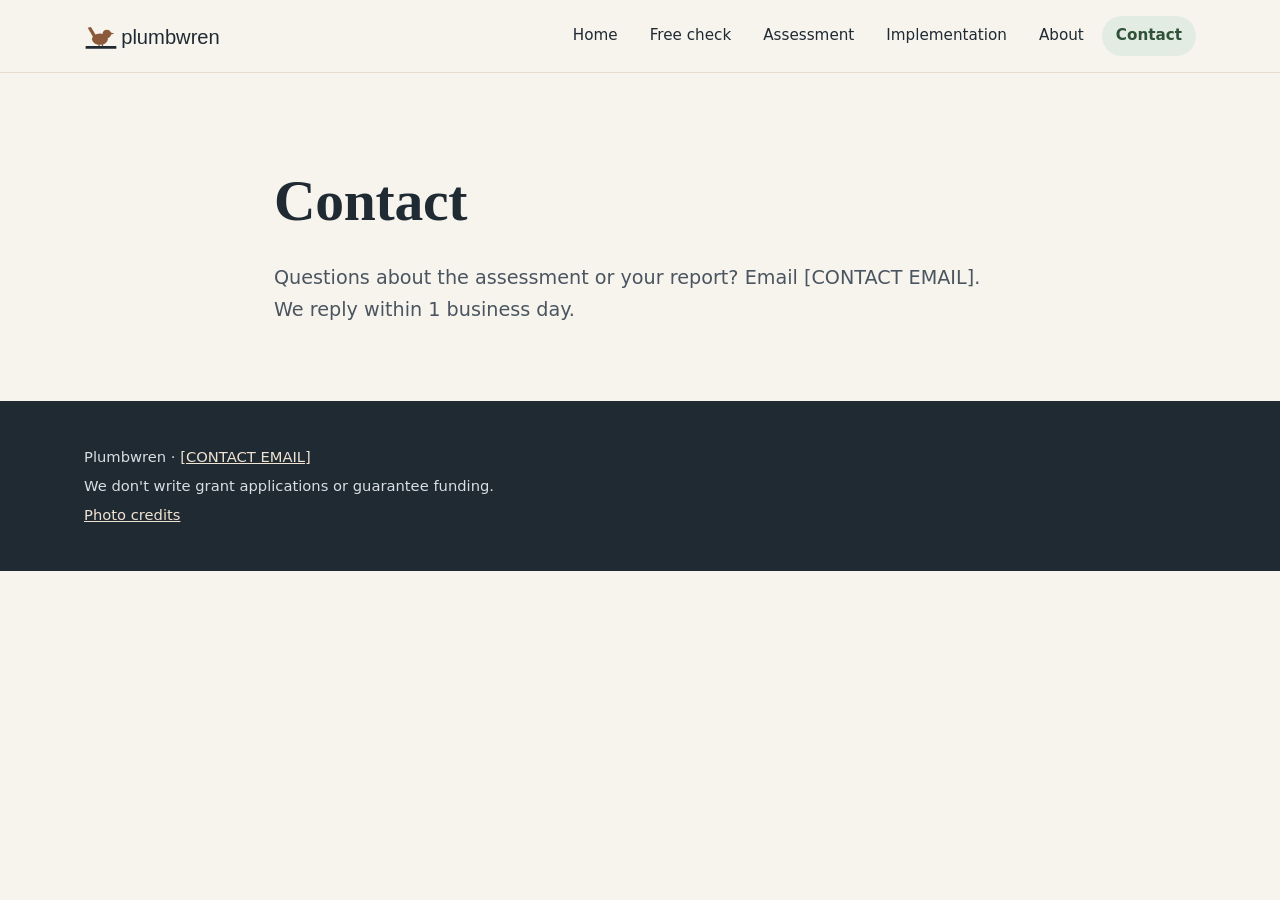
<file: contact.html>
<!doctype html><html lang="en"><head><meta charset="utf-8"><meta name="viewport" content="width=device-width,initial-scale=1">
<title>Contact | Plumbwren</title><meta name="description" content="Questions about the assessment or your report? Email us.">
<link rel="icon" href="favicon.svg" type="image/svg+xml"><link rel="icon" href="favicon-32.png" sizes="32x32"><link rel="apple-touch-icon" href="apple-touch-icon.png">
<link rel="stylesheet" href="style.css"></head><body>
<a class="skip" href="#main">Skip to content</a>
<header class="top"><div class="wrap bar"><a class="brand" href="index.html"><img src="logo-full.svg" alt="plumbwren" width="174" height="38"></a>
<nav aria-label="Main"><a href="index.html">Home</a><a href="check.html">Free check</a><a href="assessment.html">Assessment</a><a href="implementation.html">Implementation</a><a href="about.html">About</a><a href="contact.html" aria-current="page">Contact</a></nav></div></header>
<main id="main">
<section class="hero"><div class="wrap narrow"><h1>Contact</h1><p class="lead">Questions about the assessment or your report? Email [CONTACT EMAIL]. We reply within 1 business day.</p></div></section></main>
<footer class="foot"><div class="wrap"><p>Plumbwren · <a href="contact.html">[CONTACT EMAIL]</a></p><p>We don't write grant applications or guarantee funding.</p><p><a href="credits.html">Photo credits</a></p></div></footer>
</body></html>
</file>
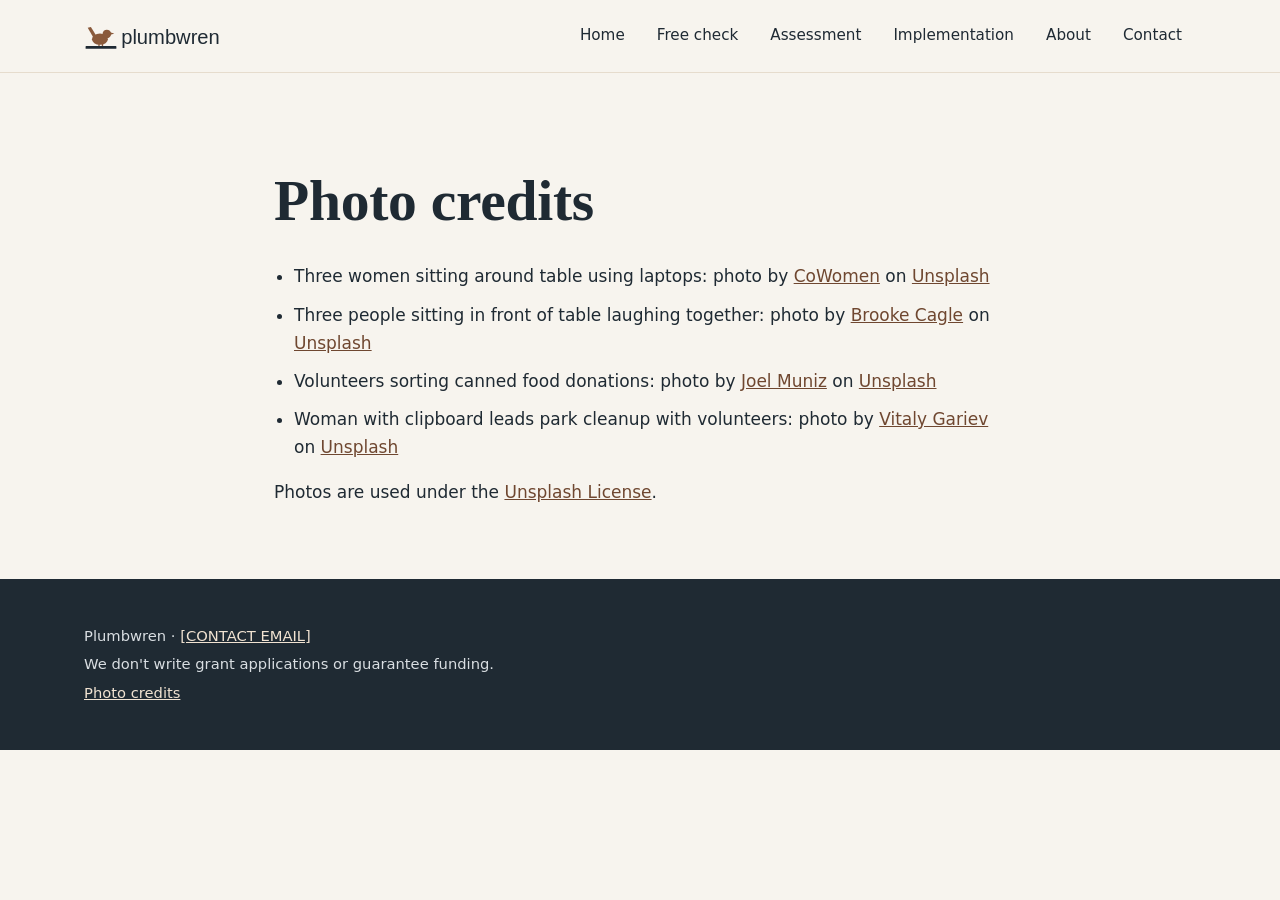
<file: credits.html>
<!doctype html><html lang="en"><head><meta charset="utf-8"><meta name="viewport" content="width=device-width,initial-scale=1">
<title>Photo credits | Plumbwren</title><meta name="description" content="Photo credits for the Plumbwren site.">
<link rel="icon" href="favicon.svg" type="image/svg+xml"><link rel="icon" href="favicon-32.png" sizes="32x32"><link rel="apple-touch-icon" href="apple-touch-icon.png">
<link rel="stylesheet" href="style.css"></head><body>
<a class="skip" href="#main">Skip to content</a>
<header class="top"><div class="wrap bar"><a class="brand" href="index.html"><img src="logo-full.svg" alt="plumbwren" width="174" height="38"></a>
<nav aria-label="Main"><a href="index.html">Home</a><a href="check.html">Free check</a><a href="assessment.html">Assessment</a><a href="implementation.html">Implementation</a><a href="about.html">About</a><a href="contact.html">Contact</a></nav></div></header>
<main id="main"><section class="hero"><div class="wrap narrow"><h1>Photo credits</h1><ul class="plain"><li>Three women sitting around table using laptops: photo by <a href="https://unsplash.com/@cowomen?utm_source=plumbwren&amp;utm_medium=referral">CoWomen</a> on <a href="https://unsplash.com/photos/three-women-sitting-around-table-using-laptops-7Zy2KV76Mts?utm_source=plumbwren&amp;utm_medium=referral">Unsplash</a></li><li>Three people sitting in front of table laughing together: photo by <a href="https://unsplash.com/@brookecagle?utm_source=plumbwren&amp;utm_medium=referral">Brooke Cagle</a> on <a href="https://unsplash.com/photos/three-people-sitting-in-front-of-table-laughing-together-g1Kr4Ozfoac?utm_source=plumbwren&amp;utm_medium=referral">Unsplash</a></li><li>Volunteers sorting canned food donations: photo by <a href="https://unsplash.com/@jmuniz?utm_source=plumbwren&amp;utm_medium=referral">Joel Muniz</a> on <a href="https://unsplash.com/photos/volunteers-sorting-canned-food-donations-3k3l2brxmwQ?utm_source=plumbwren&amp;utm_medium=referral">Unsplash</a></li><li>Woman with clipboard leads park cleanup with volunteers: photo by <a href="https://unsplash.com/@silverkblack?utm_source=plumbwren&amp;utm_medium=referral">Vitaly Gariev</a> on <a href="https://unsplash.com/photos/woman-with-clipboard-leads-park-cleanup-with-volunteers-fTn3_R00Q04?utm_source=plumbwren&amp;utm_medium=referral">Unsplash</a></li></ul>
<p>Photos are used under the <a href="https://unsplash.com/license">Unsplash License</a>.</p></div></section></main>
<footer class="foot"><div class="wrap"><p>Plumbwren · <a href="contact.html">[CONTACT EMAIL]</a></p><p>We don't write grant applications or guarantee funding.</p><p><a href="credits.html">Photo credits</a></p></div></footer>
</body></html>
</file>
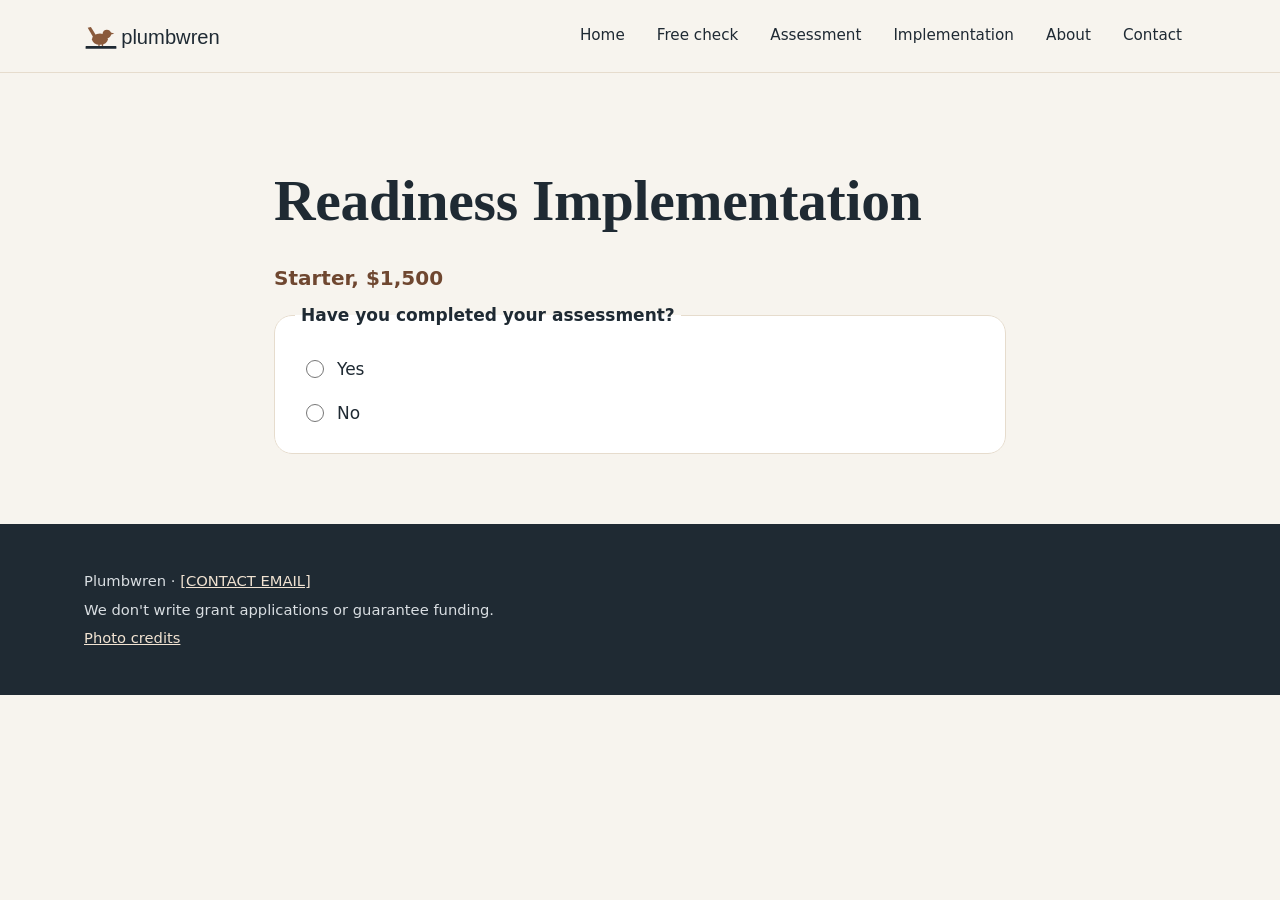
<file: implementation-checkout.html>
<!doctype html><html lang="en"><head><meta charset="utf-8"><meta name="viewport" content="width=device-width,initial-scale=1">
<title>Book Readiness Implementation | Plumbwren</title><meta name="description" content="Choose your package, share 3 times, and book Readiness Implementation.">
<link rel="icon" href="favicon.svg" type="image/svg+xml"><link rel="icon" href="favicon-32.png" sizes="32x32"><link rel="apple-touch-icon" href="apple-touch-icon.png">
<link rel="stylesheet" href="style.css"></head><body>
<a class="skip" href="#main">Skip to content</a>
<header class="top"><div class="wrap bar"><a class="brand" href="index.html"><img src="logo-full.svg" alt="plumbwren" width="174" height="38"></a>
<nav aria-label="Main"><a href="index.html">Home</a><a href="check.html">Free check</a><a href="assessment.html">Assessment</a><a href="implementation.html">Implementation</a><a href="about.html">About</a><a href="contact.html">Contact</a></nav></div></header>
<main id="main">
<section class="hero"><div class="wrap narrow"><h1 id="ih">Readiness Implementation</h1><p class="price big" id="tierline">Starter, $1,500</p>
<form id="impl" novalidate>
<fieldset class="q"><legend>Have you completed your assessment?</legend>
<label class="opt"><input type="radio" name="done" value="yes"> <span>Yes</span></label>
<label class="opt"><input type="radio" name="done" value="no"> <span>No</span></label></fieldset>
<div id="notyet" hidden><p>Implementation starts from your assessment report.</p><p><a class="btn" href="assessment.html">Start with the assessment</a></p></div>
<div id="step" hidden>
<label class="fld">Assessment reference (from your report email)<input name="ref" required autocomplete="off"></label>
<label class="fld">Credit code<input name="code" autocomplete="off"></label>
<h2>When can you meet?</h2><p>Pick 3 times from the dates shown. Your kickoff call takes about 45 minutes. We use it to confirm your fix list and milestone dates.</p>
<div class="grid">
<label class="fld">Option 1<input type="datetime-local" name="t1" step="900"></label>
<label class="fld">Option 2<input type="datetime-local" name="t2" step="900"></label>
<label class="fld">Option 3<input type="datetime-local" name="t3" step="900"></label>
<label class="fld">Your time zone<select name="tz"><option>Eastern</option><option>Central</option><option>Mountain</option><option>Arizona</option><option>Pacific</option><option>Alaska</option><option>Hawaii</option></select></label></div>
<p class="small">Pick 3 different days if you can. We confirm one by email.</p>
<p>We confirm one of your times within 2 business days.</p>
<p id="ierr" class="err" role="alert" hidden></p>
<button class="btn" type="submit">Continue to payment</button></div></form>
<div id="done" hidden tabindex="-1"><h1>You're in.</h1><p id="credit"></p><p>Our team will contact you to confirm. We confirm one of your 3 times within 2 business days.</p>
<h2>What to have ready</h2><p>Your assessment report and access to your shared files.</p></div>
</div></section></main>
<footer class="foot"><div class="wrap"><p>Plumbwren · <a href="contact.html">[CONTACT EMAIL]</a></p><p>We don't write grant applications or guarantee funding.</p><p><a href="credits.html">Photo credits</a></p></div></footer><script src="config.js"></script><script src="impl.js"></script>
</body></html>
</file>
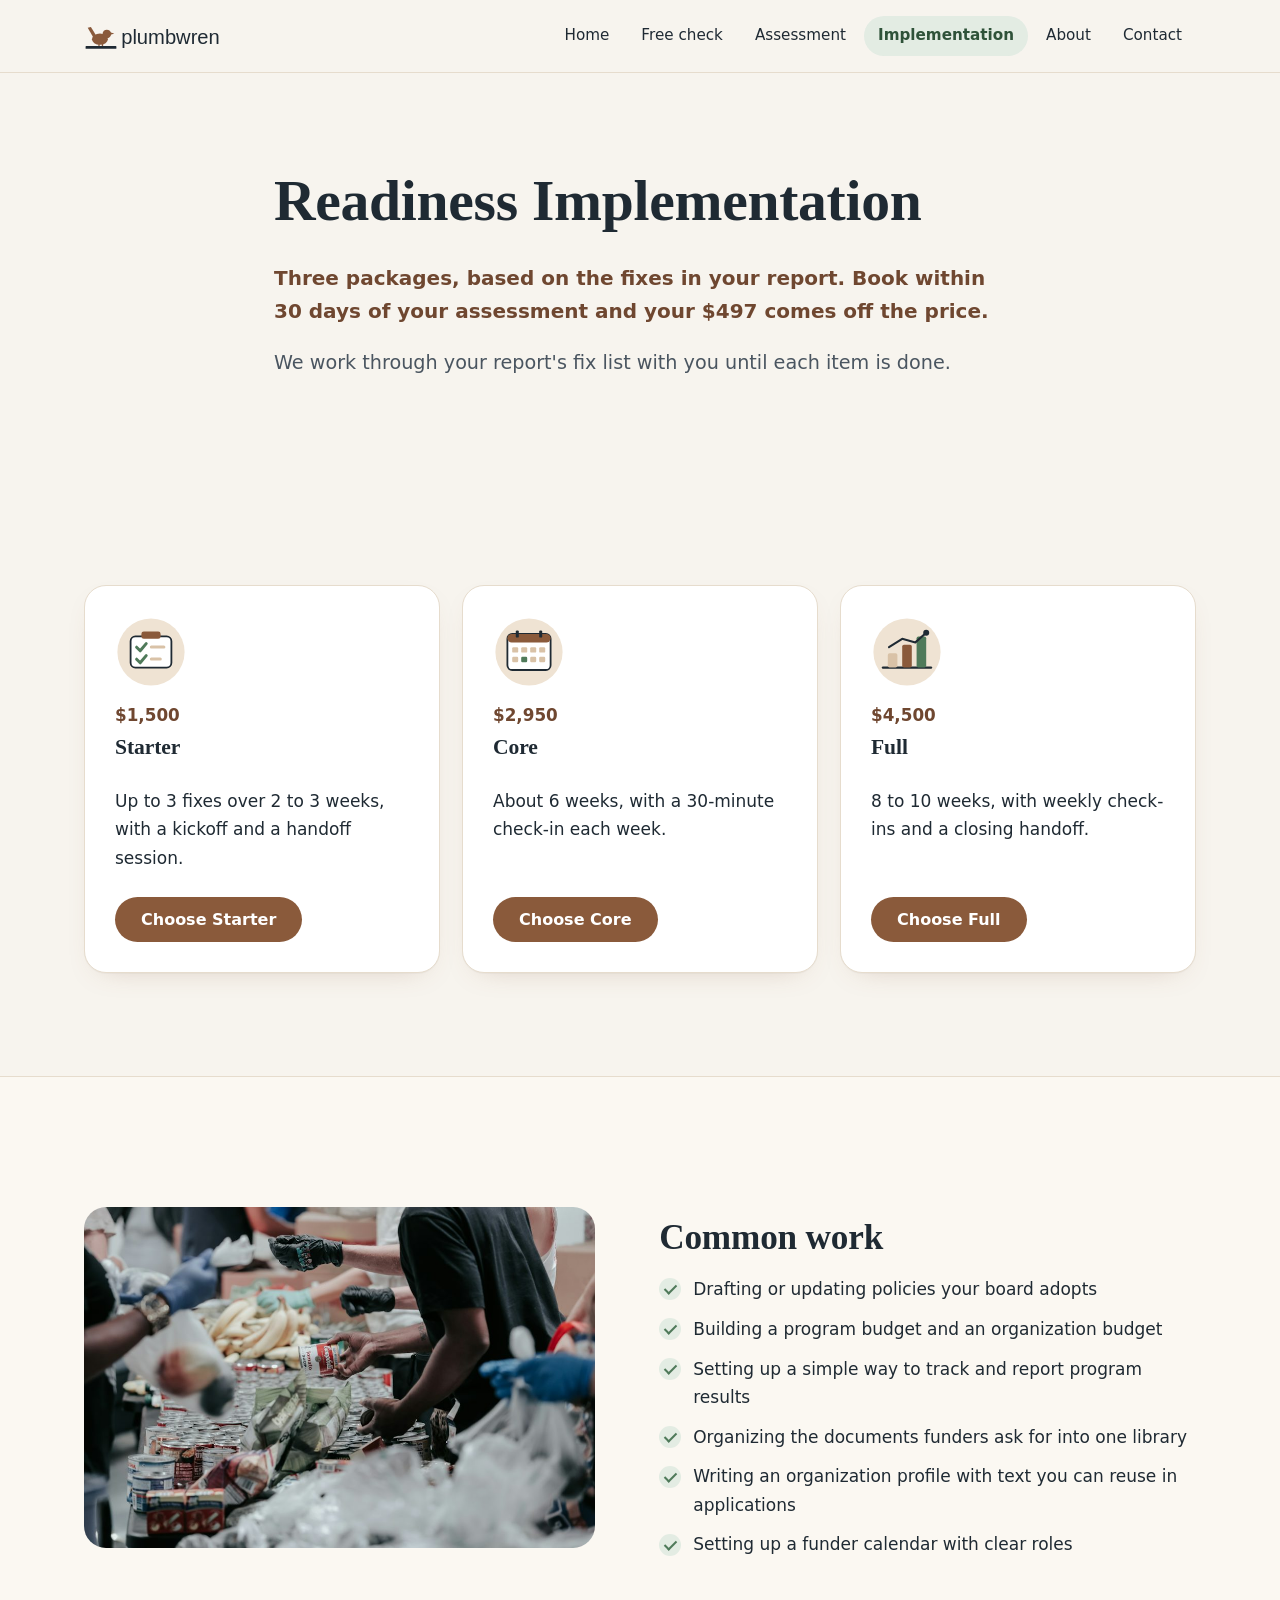
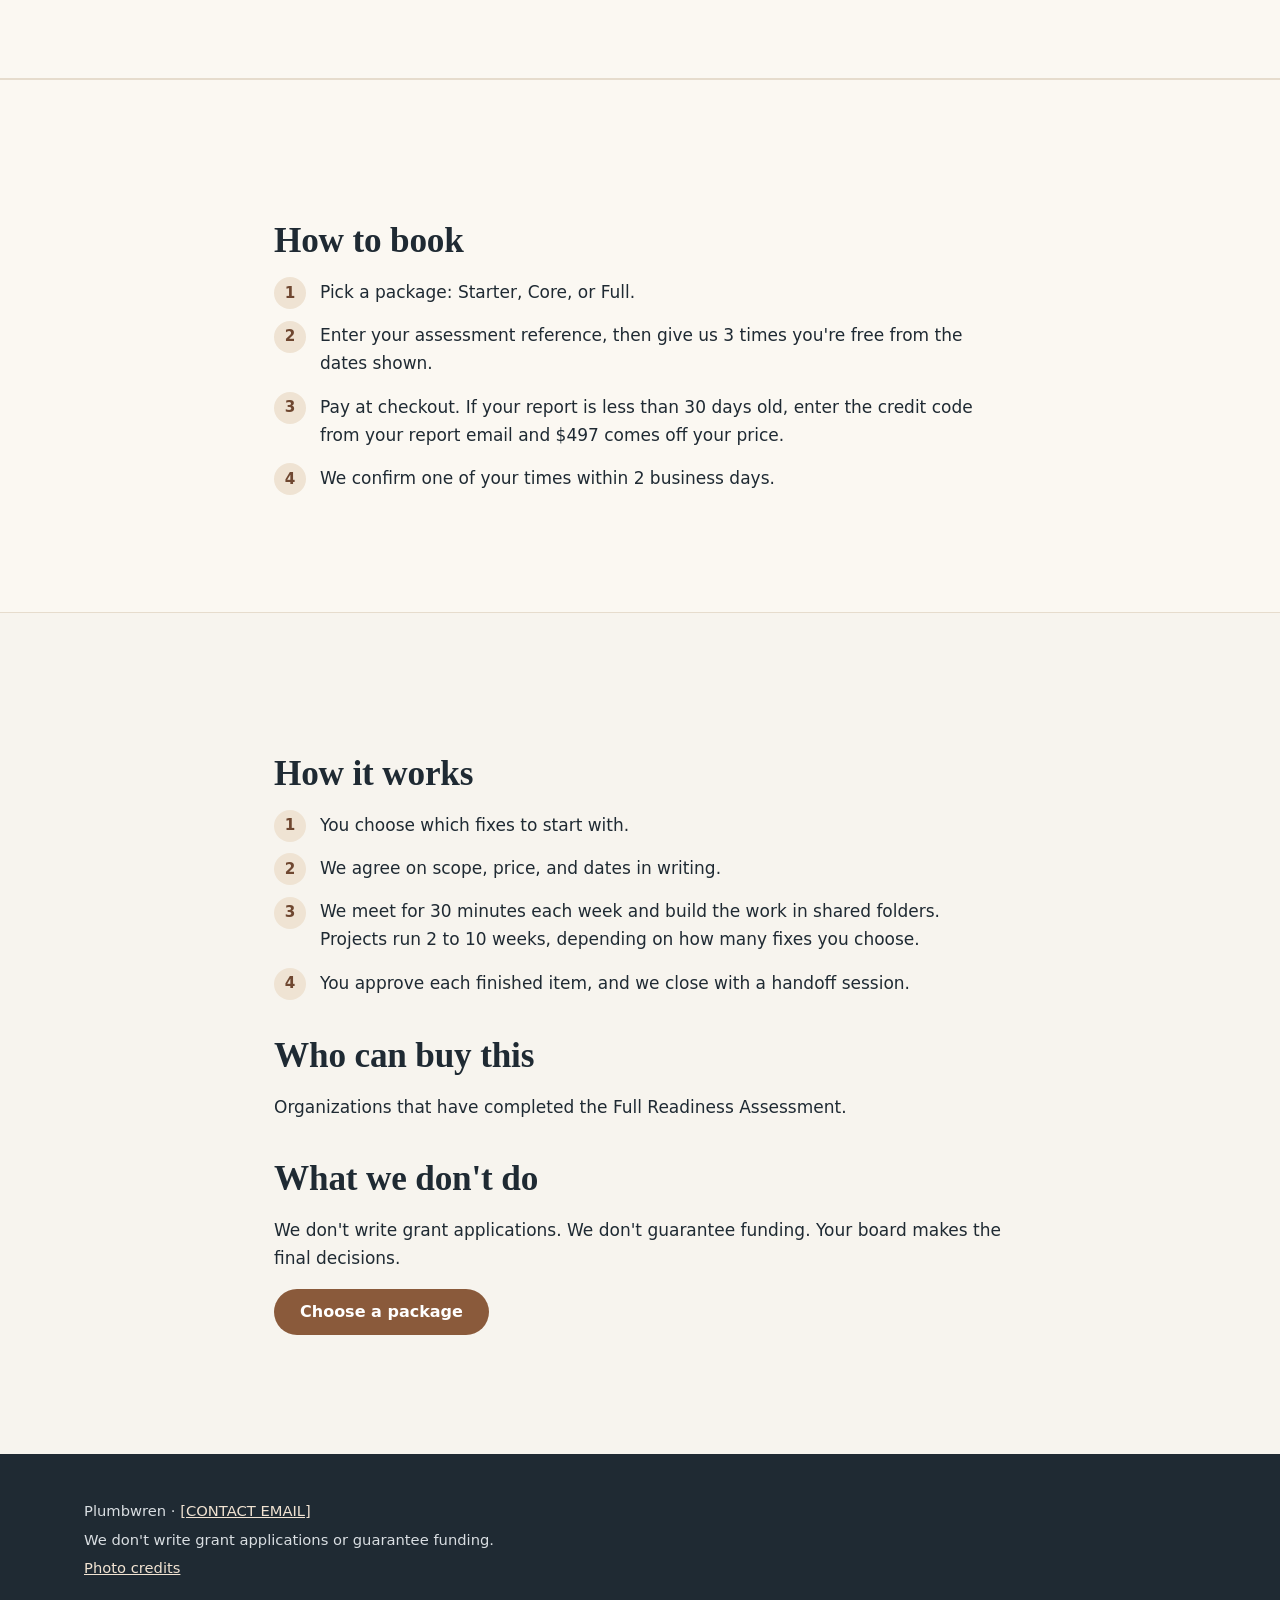
<file: implementation.html>
<!doctype html><html lang="en"><head><meta charset="utf-8"><meta name="viewport" content="width=device-width,initial-scale=1">
<title>Readiness Implementation | Plumbwren</title><meta name="description" content="We work through your report&#x27;s fix list with you until each item is done.">
<link rel="icon" href="favicon.svg" type="image/svg+xml"><link rel="icon" href="favicon-32.png" sizes="32x32"><link rel="apple-touch-icon" href="apple-touch-icon.png">
<link rel="stylesheet" href="style.css"></head><body>
<a class="skip" href="#main">Skip to content</a>
<header class="top"><div class="wrap bar"><a class="brand" href="index.html"><img src="logo-full.svg" alt="plumbwren" width="174" height="38"></a>
<nav aria-label="Main"><a href="index.html">Home</a><a href="check.html">Free check</a><a href="assessment.html">Assessment</a><a href="implementation.html" aria-current="page">Implementation</a><a href="about.html">About</a><a href="contact.html">Contact</a></nav></div></header>
<main id="main">
<section class="hero"><div class="wrap narrow"><h1>Readiness Implementation</h1><p class="price big">Three packages, based on the fixes in your report. Book within 30 days of your assessment and your $497 comes off the price.</p>
<p class="lead">We work through your report's fix list with you until each item is done.</p></div></section>
<section id="packages"><div class="wrap"><div class="tiers">
<article class="card"><img class="icon" src="img/icon-starter.svg" alt="" width="72" height="72"><p class="price">$1,500</p><h3>Starter</h3><p>Up to 3 fixes over 2 to 3 weeks, with a kickoff and a handoff session.</p><a class="btn" href="implementation-checkout.html?tier=starter">Choose Starter</a></article>
<article class="card"><img class="icon" src="img/icon-core.svg" alt="" width="72" height="72"><p class="price">$2,950</p><h3>Core</h3><p>About 6 weeks, with a 30-minute check-in each week.</p><a class="btn" href="implementation-checkout.html?tier=core">Choose Core</a></article>
<article class="card"><img class="icon" src="img/icon-full.svg" alt="" width="72" height="72"><p class="price">$4,500</p><h3>Full</h3><p>8 to 10 weeks, with weekly check-ins and a closing handoff.</p><a class="btn" href="implementation-checkout.html?tier=full">Choose Full</a></article></div></div></section>
<section class="alt"><div class="wrap split"><figure class="photo"><img src="img/community-foodbank.jpg" width="1000" height="667" loading="lazy" alt="Volunteers sorting canned food donations"></figure><div><h2>Common work</h2><ul class="checks">
<li>Drafting or updating policies your board adopts</li><li>Building a program budget and an organization budget</li>
<li>Setting up a simple way to track and report program results</li><li>Organizing the documents funders ask for into one library</li>
<li>Writing an organization profile with text you can reuse in applications</li><li>Setting up a funder calendar with clear roles</li></ul></div></div></section>
<section class="alt"><div class="wrap narrow"><h2>How to book</h2><ol class="steps">
<li>Pick a package: Starter, Core, or Full.</li><li>Enter your assessment reference, then give us 3 times you're free from the dates shown.</li>
<li>Pay at checkout. If your report is less than 30 days old, enter the credit code from your report email and $497 comes off your price.</li>
<li>We confirm one of your times within 2 business days.</li></ol></div></section>
<section><div class="wrap narrow"><h2>How it works</h2><ol class="steps">
<li>You choose which fixes to start with.</li><li>We agree on scope, price, and dates in writing.</li>
<li>We meet for 30 minutes each week and build the work in shared folders. Projects run 2 to 10 weeks, depending on how many fixes you choose.</li>
<li>You approve each finished item, and we close with a handoff session.</li></ol>
<h2>Who can buy this</h2><p>Organizations that have completed the Full Readiness Assessment.</p>
<h2>What we don't do</h2><p>We don't write grant applications. We don't guarantee funding. Your board makes the final decisions.</p>
<p><a class="btn" href="#packages">Choose a package</a></p></div></section></main>
<footer class="foot"><div class="wrap"><p>Plumbwren · <a href="contact.html">[CONTACT EMAIL]</a></p><p>We don't write grant applications or guarantee funding.</p><p><a href="credits.html">Photo credits</a></p></div></footer>
</body></html>
</file>
<file: style.css>
:root{--ink:#1F2A33;--paper:#F7F4EE;--cream:#FBF8F2;--sand:#EFE3D3;--wren:#8A5A3B;--wren-d:#6F4730;--green:#4F7A5A;--green-soft:#E3ECE3;--line:#E6DCCD;--muted:#4A5560;--r:22px}
*{box-sizing:border-box}html{-webkit-text-size-adjust:100%}
body{margin:0;background:var(--paper);color:var(--ink);font:400 17px/1.65 Inter,"Source Sans 3",system-ui,-apple-system,"Segoe UI",Roboto,Arial,sans-serif}
.wrap{max-width:1160px;margin:0 auto;padding-inline:24px}.narrow{max-width:780px}
h1,h2,h3{font-family:"Iowan Old Style","Palatino Linotype",Palatino,Georgia,"Times New Roman",serif;font-weight:600;line-height:1.12;letter-spacing:-.005em;margin:0 0 .5em;color:var(--ink)}
h1{font-size:clamp(2.2rem,5.2vw,3.6rem)}h2{font-size:clamp(1.6rem,3.2vw,2.2rem);margin-top:1.1em}h3{font-size:1.35rem}
a{color:var(--wren-d)}a:focus-visible,button:focus-visible,input:focus-visible,select:focus-visible,textarea:focus-visible,summary:focus-visible{outline:3px solid var(--green);outline-offset:3px}
.skip{position:absolute;left:-999px}.skip:focus{left:12px;top:12px;background:#fff;padding:8px;z-index:9;border-radius:8px}
.top{background:rgba(247,244,238,.94);backdrop-filter:blur(6px);position:sticky;top:0;z-index:5;border-bottom:1px solid var(--line)}
.bar{display:flex;align-items:center;justify-content:space-between;gap:12px 20px;min-height:72px;flex-wrap:wrap;padding-block:8px}
.brand img{display:block;height:34px;width:auto}
nav{display:flex;gap:4px;flex-wrap:wrap}nav a{color:var(--ink);text-decoration:none;font-size:.95rem;padding:7px 14px;border-radius:999px}nav a:hover{background:var(--sand)}nav a[aria-current]{background:var(--green-soft);color:#2F5239;font-weight:600}
section{padding-block:clamp(56px,8vw,104px)}section.hero{padding-block:clamp(48px,8vw,96px) clamp(32px,5vw,56px)}
.center{text-align:center}.center h1,.center .lead{margin-inline:auto}.center h1{max-width:17ch}
.alt{background:var(--cream);border-block:1px solid var(--line)}
.lead{font-size:1.2rem;color:var(--muted);max-width:60ch}.small{font-size:.92rem;color:var(--muted)}
.btn{display:inline-block;background:var(--wren);color:#fff;border:0;border-radius:999px;padding:14px 26px;font:600 1rem/1.1 Inter,system-ui,sans-serif;text-decoration:none;cursor:pointer;transition:background .15s}.btn:hover{background:var(--wren-d)}
.heroimg{margin:40px auto 0;max-width:1100px}.heroimg img,.photo img{display:block;width:100%;height:auto;border-radius:var(--r);object-fit:cover}
.heroimg img{aspect-ratio:16/8}
.photo{margin:0}.photo.wide{margin-top:32px}
.split{display:grid;grid-template-columns:1fr 1.05fr;gap:clamp(28px,5vw,64px);align-items:center}
@media(max-width:820px){.split{grid-template-columns:1fr}}
.tiers{display:grid;grid-template-columns:repeat(auto-fit,minmax(260px,1fr));gap:22px;margin-top:28px}
.card{background:#fff;border:1px solid var(--line);border-radius:var(--r);padding:30px;display:flex;flex-direction:column;align-items:flex-start;box-shadow:0 1px 0 rgba(31,42,51,.03),0 10px 30px -18px rgba(138,90,59,.35)}
.card p{flex:1}.card .price{flex:none}.card .btn{margin-top:8px}
.icon{display:block;margin-bottom:14px}
.price{font-weight:700;color:var(--wren-d);margin:0 0 6px;font-size:1.05rem}.price.big{font-size:1.25rem;font-weight:600}
.link{font-weight:600}
.checks{list-style:none;padding:0}.checks li{position:relative;padding-left:34px;margin:.7em 0}
.checks li::before{content:"";position:absolute;left:0;top:.2em;width:22px;height:22px;border-radius:50%;background:var(--green-soft)}
.checks li::after{content:"";position:absolute;left:8px;top:.45em;width:5px;height:10px;border:solid var(--green);border-width:0 2.5px 2.5px 0;transform:rotate(45deg)}
.steps{padding-left:0;list-style:none;counter-reset:s}.steps li{counter-increment:s;position:relative;padding-left:46px;margin:.9em 0}
.steps li::before{content:counter(s);position:absolute;left:0;top:-.05em;width:32px;height:32px;border-radius:50%;background:var(--sand);color:var(--wren-d);font-weight:700;display:grid;place-items:center;font-size:.95rem}
.plain{padding-left:20px}.plain li{margin:.6em 0}
details{background:#fff;border:1px solid var(--line);border-radius:16px;padding:14px 20px;margin:10px 0}summary{font-weight:600;cursor:pointer}
.foot{background:var(--ink);color:#D9DEE2;padding:40px 0;font-size:.92rem}.foot p{margin:.3em 0}.foot a{color:#F1E3D2}
.grid{display:grid;grid-template-columns:repeat(auto-fit,minmax(240px,1fr));gap:4px 20px}
.fld{display:block;font-weight:600;margin:14px 0}.fld input,.fld select,.fld textarea{display:block;width:100%;margin-top:6px;padding:12px 14px;font:inherit;font-weight:400;border:1px solid #C9BDAB;border-radius:12px;background:#fff;color:var(--ink)}
.q{border:1px solid var(--line);background:#fff;border-radius:18px;padding:18px 20px;margin:0 0 14px}.q legend{font-weight:600;padding:0 6px}.qn{color:var(--wren-d)}
.opt{display:flex;gap:10px;align-items:flex-start;padding:8px 6px;cursor:pointer;border-radius:10px}.opt:hover{background:var(--cream)}.opt input{margin-top:5px;width:18px;height:18px;accent-color:var(--wren);flex:none}
.q.bad{border-color:#B3261E}.err{color:#B3261E;font-weight:600}
#result{margin-top:8px}.band{background:#fff;border:1px solid var(--line);border-left:8px solid var(--green);border-radius:var(--r);padding:26px}.score{font-size:1.1rem;color:var(--muted)}
.gaps{padding-left:20px}.gaps li{margin:.8em 0}
</file>
